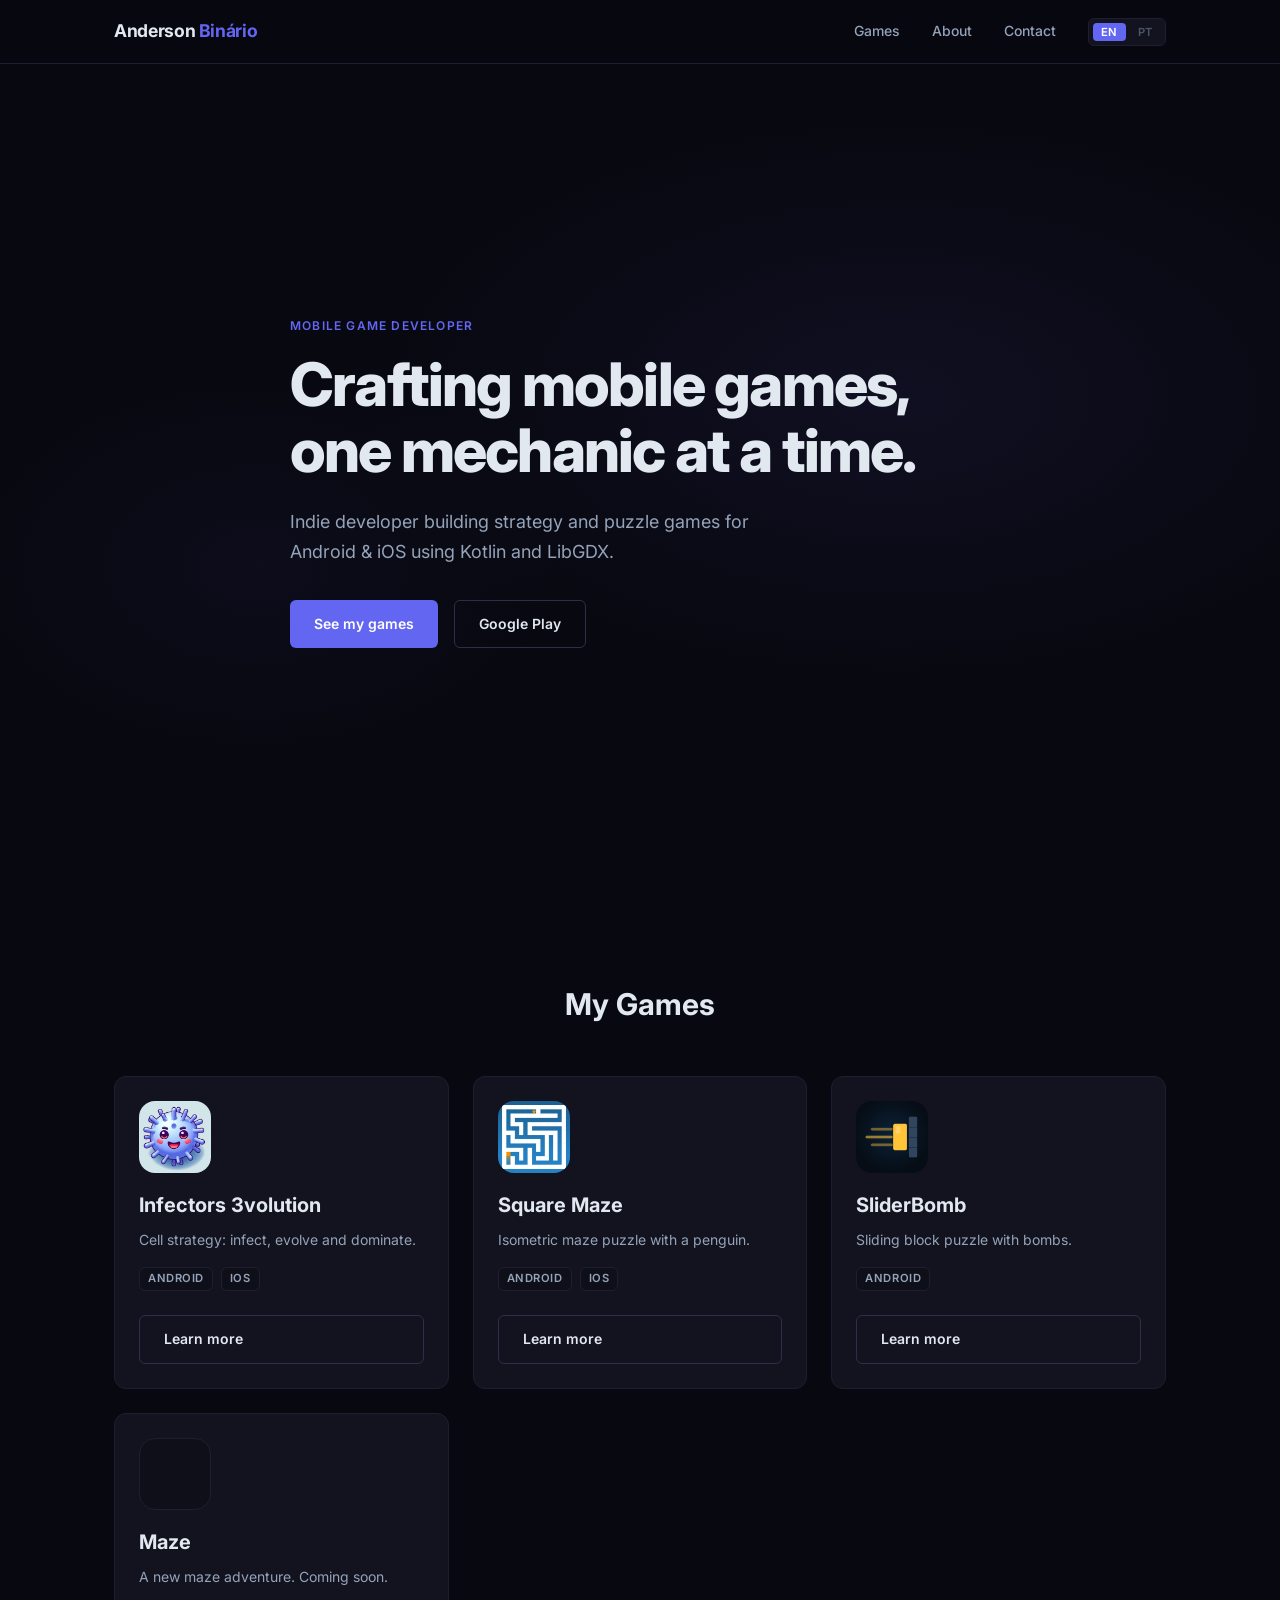
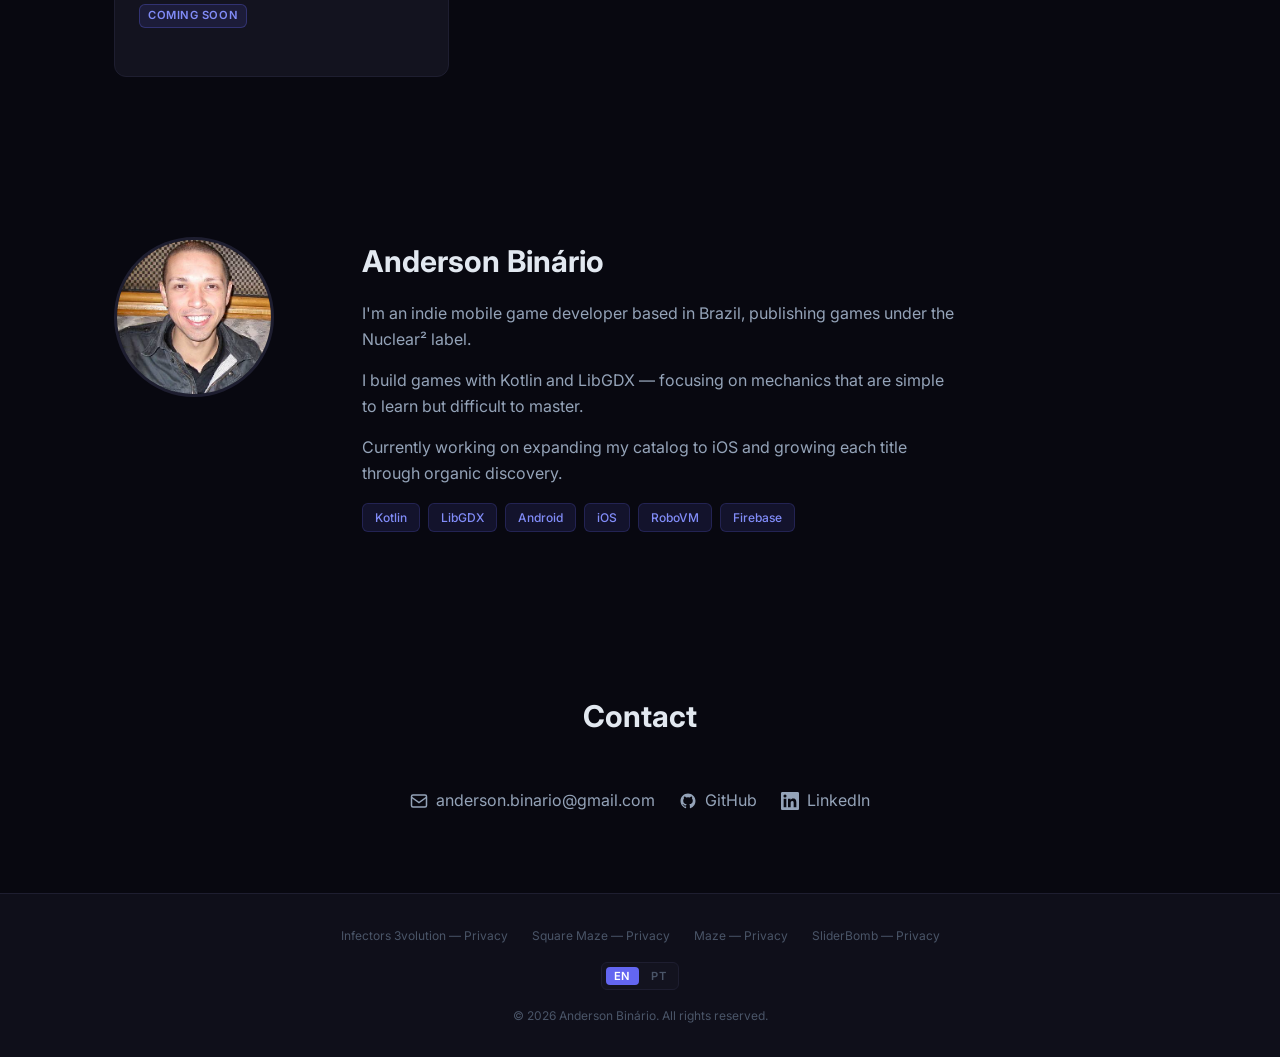
<file: index.html>
<!DOCTYPE html>
<html lang="en">
<head>
  <meta charset="UTF-8">
  <meta name="viewport" content="width=device-width, initial-scale=1.0">
  <title>Anderson Binário — Mobile Game Developer</title>
  <meta name="description" content="Indie mobile game developer from Brazil building strategy and puzzle games for Android and iOS with Kotlin and LibGDX.">

  <meta property="og:type"        content="website">
  <meta property="og:url"         content="https://www.binario.dev.br/">
  <meta property="og:title"       content="Anderson Binário — Mobile Game Developer">
  <meta property="og:description" content="Indie mobile game developer from Brazil building strategy and puzzle games for Android and iOS.">
  <meta property="og:image"       content="https://www.binario.dev.br/assets/img/og-home.png">
  <link rel="canonical" href="https://www.binario.dev.br/">

  <link rel="preconnect" href="https://fonts.googleapis.com">
  <link rel="preconnect" href="https://fonts.gstatic.com" crossorigin>
  <link href="https://fonts.googleapis.com/css2?family=Inter:wght@400;500;600;700;800&display=swap" rel="stylesheet">
  <link rel="stylesheet" href="/assets/css/style.css">
</head>
<body>

  <nav class="nav">
    <div class="container nav-inner">
      <a href="/" class="nav-logo">Anderson <span>Binário</span></a>
      <div class="nav-links" id="nav-links">
        <a href="#games"   data-i18n="nav.games">Games</a>
        <a href="#about"   data-i18n="nav.about">About</a>
        <a href="#contact" data-i18n="nav.contact">Contact</a>
        <div class="lang-toggle">
          <button data-lang-btn="en">EN</button>
          <button data-lang-btn="pt-br">PT</button>
        </div>
      </div>
      <button class="nav-burger" id="nav-burger"
              aria-label="Menu"
              aria-expanded="false"
              aria-controls="nav-links">
        <span></span><span></span><span></span>
      </button>
    </div>
  </nav>

  <main>

  <section class="hero">
    <div class="container">
      <div class="hero-content">
        <p class="hero-label" data-i18n="hero.label">Mobile Game Developer</p>
        <h1 class="hero-title" data-i18n="hero.tagline">Crafting mobile games, one mechanic at a time.</h1>
        <p class="hero-subtitle" data-i18n="hero.subtitle">Indie developer building strategy and puzzle games for Android &amp; iOS using Kotlin and LibGDX.</p>
        <div class="hero-ctas">
          <a href="#games" class="btn btn-primary" data-i18n="hero.cta.games">See my games</a>
          <a href="https://play.google.com/store/apps/developer?id=Nuclear%C2%B2"
             target="_blank" rel="noopener noreferrer"
             class="btn btn-outline"
             data-i18n="hero.cta.playstore">Google Play</a>
        </div>
      </div>
    </div>
  </section>

  <section class="section" id="games">
    <div class="container">
      <h2 class="section-title" data-i18n="section.games">My Games</h2>
      <div class="games-grid">

        <div class="game-card">
          <img src="/assets/img/infectors3/icon.png"
               alt="Infectors 3volution icon"
               class="game-card-icon"
               width="128" height="128" loading="lazy"
               onerror="this.style.display='none';this.nextElementSibling.style.display='block'">
          <div class="game-card-icon-placeholder" style="display:none"></div>
          <h3>Infectors 3volution</h3>
          <p data-i18n="game.infectors3.tagline">Cell strategy: infect, evolve and dominate.</p>
          <div class="game-badges">
            <span class="badge" data-i18n="badge.android">Android</span>
            <span class="badge" data-i18n="badge.ios">iOS</span>
          </div>
          <a href="/infectors3/" class="btn btn-outline" data-i18n="game.learn_more">Learn more</a>
        </div>

        <div class="game-card">
          <img src="/assets/img/squaremaze/icon.png"
               alt="Square Maze icon"
               class="game-card-icon"
               width="128" height="128" loading="lazy"
               onerror="this.style.display='none';this.nextElementSibling.style.display='block'">
          <div class="game-card-icon-placeholder" style="display:none"></div>
          <h3>Square Maze</h3>
          <p data-i18n="game.squaremaze.tagline">Isometric maze puzzle with a penguin.</p>
          <div class="game-badges">
            <span class="badge" data-i18n="badge.android">Android</span>
            <span class="badge" data-i18n="badge.ios">iOS</span>
          </div>
          <a href="/squaremaze/" class="btn btn-outline" data-i18n="game.learn_more">Learn more</a>
        </div>

        <div class="game-card">
          <img src="/assets/img/sliderbomb/icon.png"
               alt="SliderBomb icon"
               class="game-card-icon"
               width="128" height="128" loading="lazy"
               onerror="this.style.display='none';this.nextElementSibling.style.display='block'">
          <div class="game-card-icon-placeholder" style="display:none"></div>
          <h3>SliderBomb</h3>
          <p data-i18n="game.sliderbomb.tagline">Sliding block puzzle with bombs.</p>
          <div class="game-badges">
            <span class="badge" data-i18n="badge.android">Android</span>
          </div>
          <a href="/sliderbomb/" class="btn btn-outline" data-i18n="game.learn_more">Learn more</a>
        </div>

        <div class="game-card">
          <div class="game-card-icon-placeholder"></div>
          <h3>Maze</h3>
          <p data-i18n="game.maze.tagline">A new maze adventure. Coming soon.</p>
          <div class="game-badges">
            <span class="badge badge-soon" data-i18n="badge.coming_soon">Coming soon</span>
          </div>
        </div>

      </div>
    </div>
  </section>

  <section class="section" id="about">
    <div class="container">
      <h2 class="sr-only" data-i18n="section.about">About</h2>
      <div class="about-inner">
        <div>
          <img src="/assets/img/avatar.png"
               alt="Anderson Binário"
               class="about-avatar"
               width="200" height="200" loading="lazy"
               onerror="this.style.display='none';this.nextElementSibling.style.display='block'">
          <div class="about-avatar-placeholder" style="display:none"></div>
        </div>
        <div class="about-text">
          <h3 data-i18n="about.name">Anderson Binário</h3>
          <p data-i18n="about.p1">I'm an indie mobile game developer based in Brazil, publishing games under the Nuclear² label.</p>
          <p data-i18n="about.p2">I build games with Kotlin and LibGDX — focusing on mechanics that are simple to learn but difficult to master.</p>
          <p data-i18n="about.p3">Currently working on expanding my catalog to iOS and growing each title through organic discovery.</p>
          <div class="stack-tags">
            <span class="stack-tag">Kotlin</span>
            <span class="stack-tag">LibGDX</span>
            <span class="stack-tag">Android</span>
            <span class="stack-tag">iOS</span>
            <span class="stack-tag">RoboVM</span>
            <span class="stack-tag">Firebase</span>
          </div>
        </div>
      </div>
    </div>
  </section>

  <section class="section" id="contact">
    <div class="container">
      <h2 class="section-title" data-i18n="section.contact">Contact</h2>
      <div class="contact-links">
        <a href="mailto:anderson.binario@gmail.com" class="contact-link">
          <svg width="18" height="18" fill="none" stroke="currentColor" stroke-width="2" viewBox="0 0 24 24" aria-hidden="true">
            <rect x="2" y="4" width="20" height="16" rx="2"/>
            <path d="m2 7 10 7 10-7"/>
          </svg>
          anderson.binario@gmail.com
        </a>
        <a href="https://github.com/AndersonBinario" target="_blank" rel="noopener noreferrer" class="contact-link">
          <svg width="18" height="18" fill="currentColor" viewBox="0 0 24 24" aria-hidden="true">
            <path d="M12 2C6.477 2 2 6.484 2 12.017c0 4.425 2.865 8.18 6.839 9.504.5.092.682-.217.682-.483 0-.237-.008-.868-.013-1.703-2.782.605-3.369-1.343-3.369-1.343-.454-1.158-1.11-1.466-1.11-1.466-.908-.62.069-.608.069-.608 1.003.07 1.531 1.032 1.531 1.032.892 1.53 2.341 1.088 2.91.832.092-.647.35-1.088.636-1.338-2.22-.253-4.555-1.113-4.555-4.951 0-1.093.39-1.988 1.029-2.688-.103-.253-.446-1.272.098-2.65 0 0 .84-.27 2.75 1.026A9.564 9.564 0 0 1 12 6.844a9.59 9.59 0 0 1 2.504.337c1.909-1.296 2.747-1.027 2.747-1.027.546 1.379.202 2.398.1 2.651.64.7 1.028 1.595 1.028 2.688 0 3.848-2.339 4.695-4.566 4.943.359.309.678.92.678 1.855 0 1.338-.012 2.419-.012 2.747 0 .268.18.58.688.482A10.02 10.02 0 0 0 22 12.017C22 6.484 17.522 2 12 2z"/>
          </svg>
          GitHub
        </a>
        <a href="https://www.linkedin.com/in/andersonperes/" target="_blank" rel="noopener noreferrer" class="contact-link">
          <svg width="18" height="18" fill="currentColor" viewBox="0 0 24 24" aria-hidden="true">
            <path d="M20.447 20.452h-3.554v-5.569c0-1.328-.027-3.037-1.852-3.037-1.853 0-2.136 1.445-2.136 2.939v5.667H9.351V9h3.414v1.561h.046c.477-.9 1.637-1.85 3.37-1.85 3.601 0 4.267 2.37 4.267 5.455v6.286zM5.337 7.433a2.062 2.062 0 0 1-2.063-2.065 2.064 2.064 0 1 1 2.063 2.065zm1.782 13.019H3.555V9h3.564v11.452zM22.225 0H1.771C.792 0 0 .774 0 1.729v20.542C0 23.227.792 24 1.771 24h20.451C23.2 24 24 23.227 24 22.271V1.729C24 .774 23.2 0 22.222 0h.003z"/>
          </svg>
          LinkedIn
        </a>
      </div>
    </div>
  </section>

  </main>

  <footer class="footer">
    <div class="container footer-inner">
      <div class="footer-privacy">
        <a href="/infectors3/privacy" data-i18n="footer.privacy.infectors3">Infectors 3volution — Privacy</a>
        <a href="/squaremaze/privacy" data-i18n="footer.privacy.squaremaze">Square Maze — Privacy</a>
        <a href="/maze/privacy"       data-i18n="footer.privacy.maze">Maze — Privacy</a>
        <a href="/sliderbomb/privacy" data-i18n="footer.privacy.sliderbomb">SliderBomb — Privacy</a>
      </div>
      <div class="lang-toggle">
        <button data-lang-btn="en">EN</button>
        <button data-lang-btn="pt-br">PT</button>
      </div>
      <p class="footer-copy" data-i18n="footer.copyright">© 2026 Anderson Binário. All rights reserved.</p>
    </div>
  </footer>

  <script src="/assets/js/i18n.js"></script>
  <script src="/assets/js/main.js"></script>
</body>
</html>
</file>
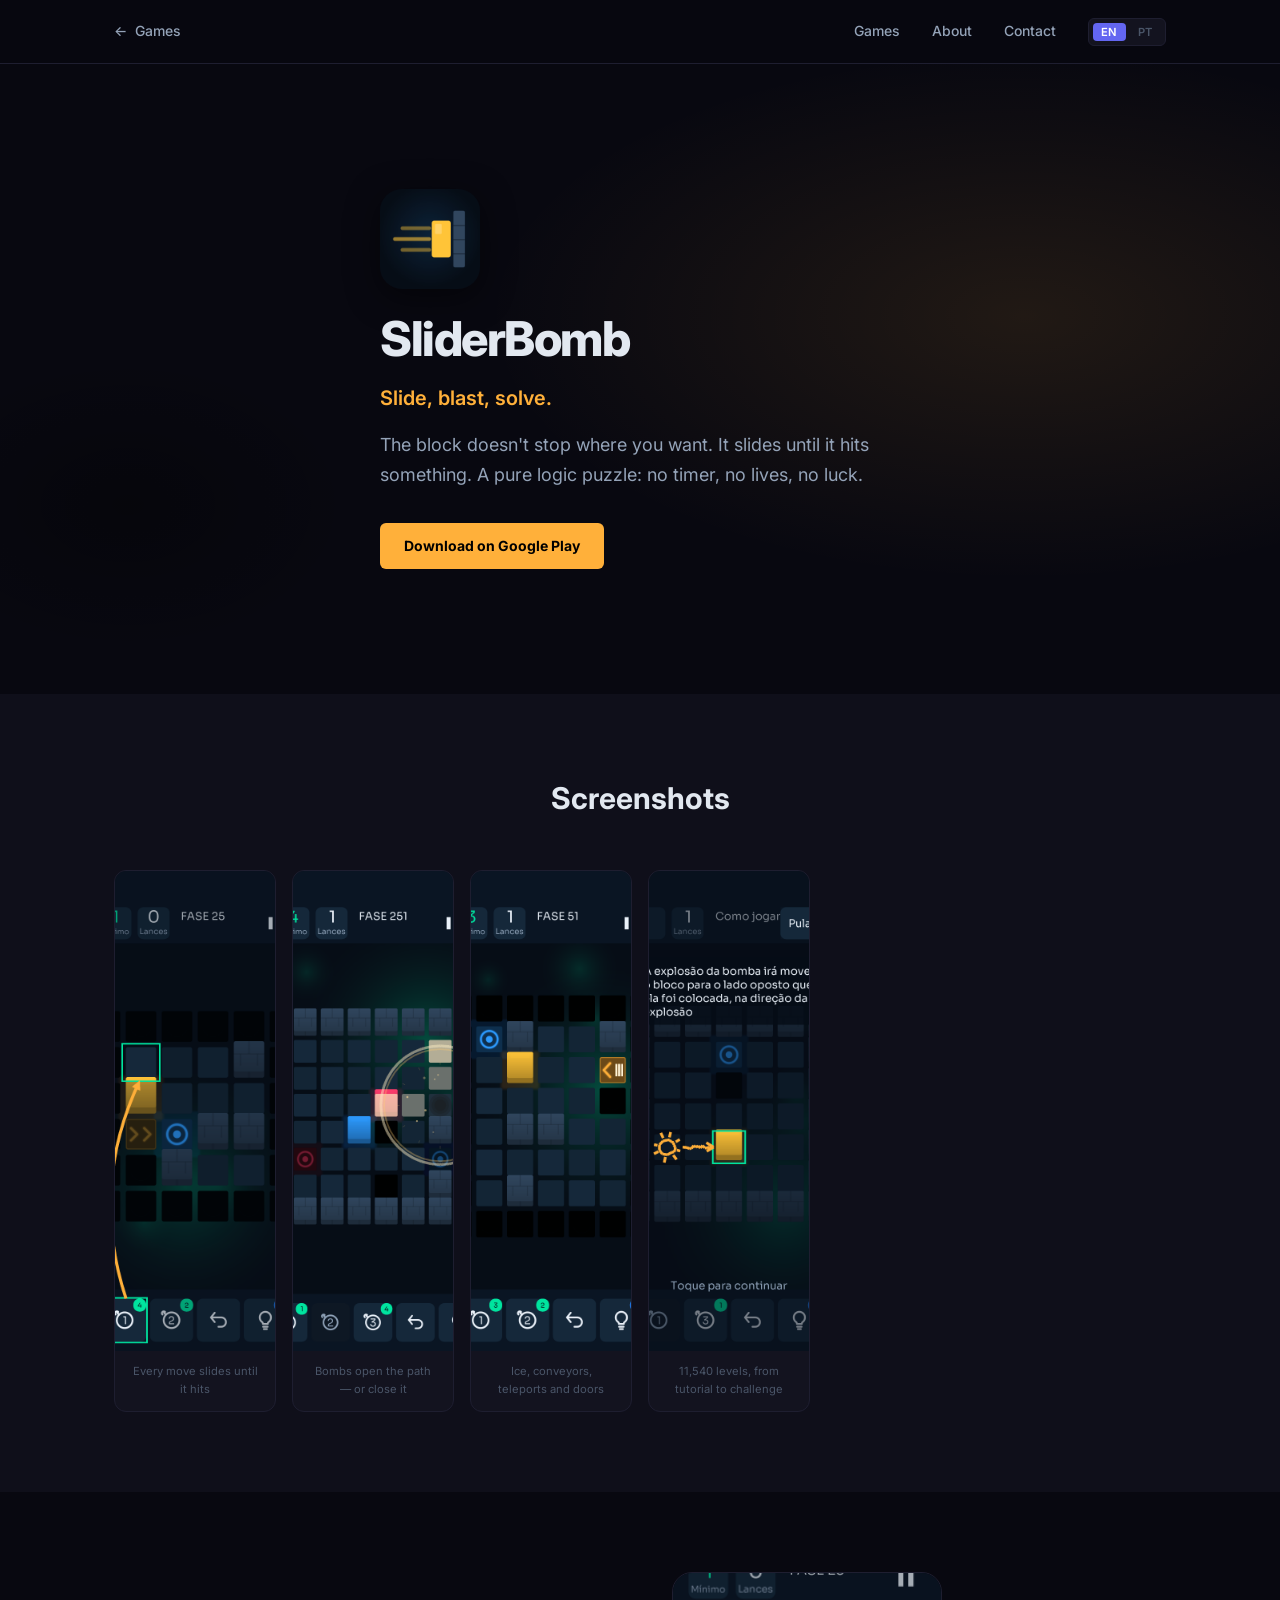
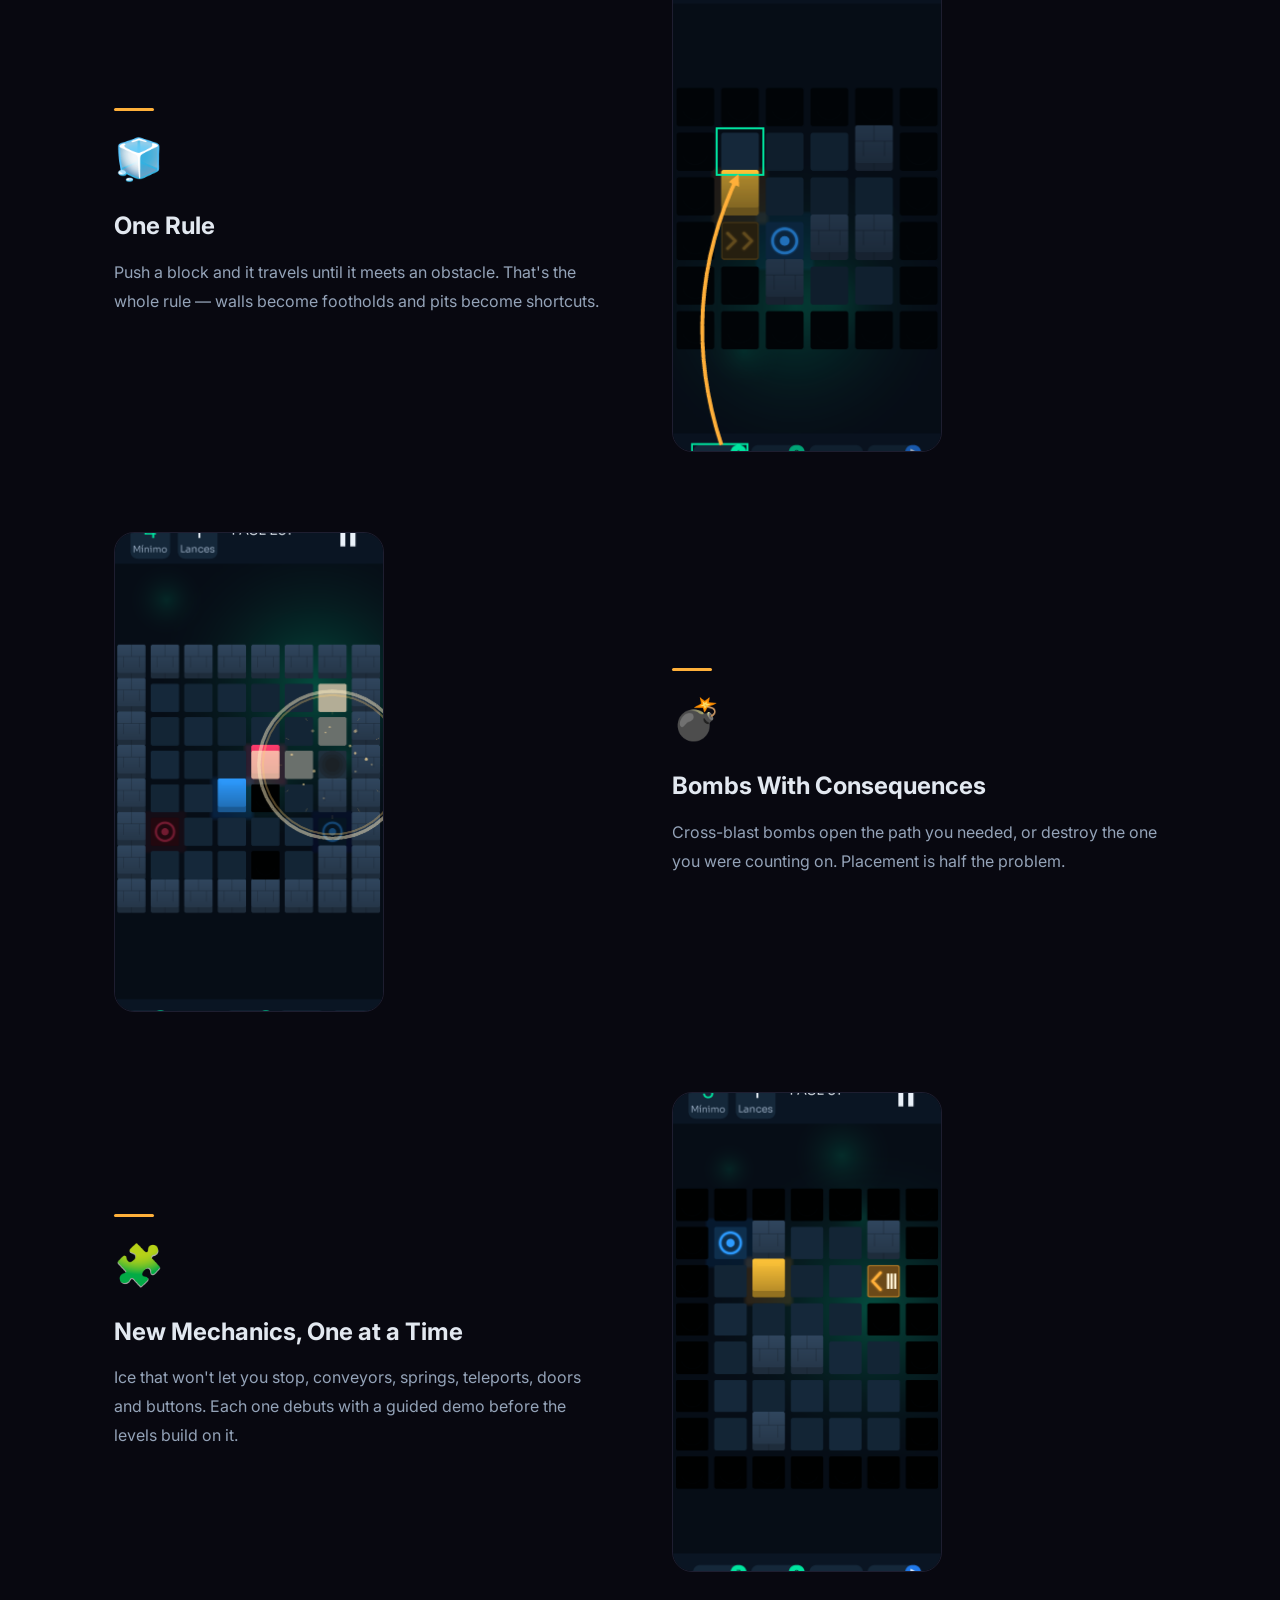
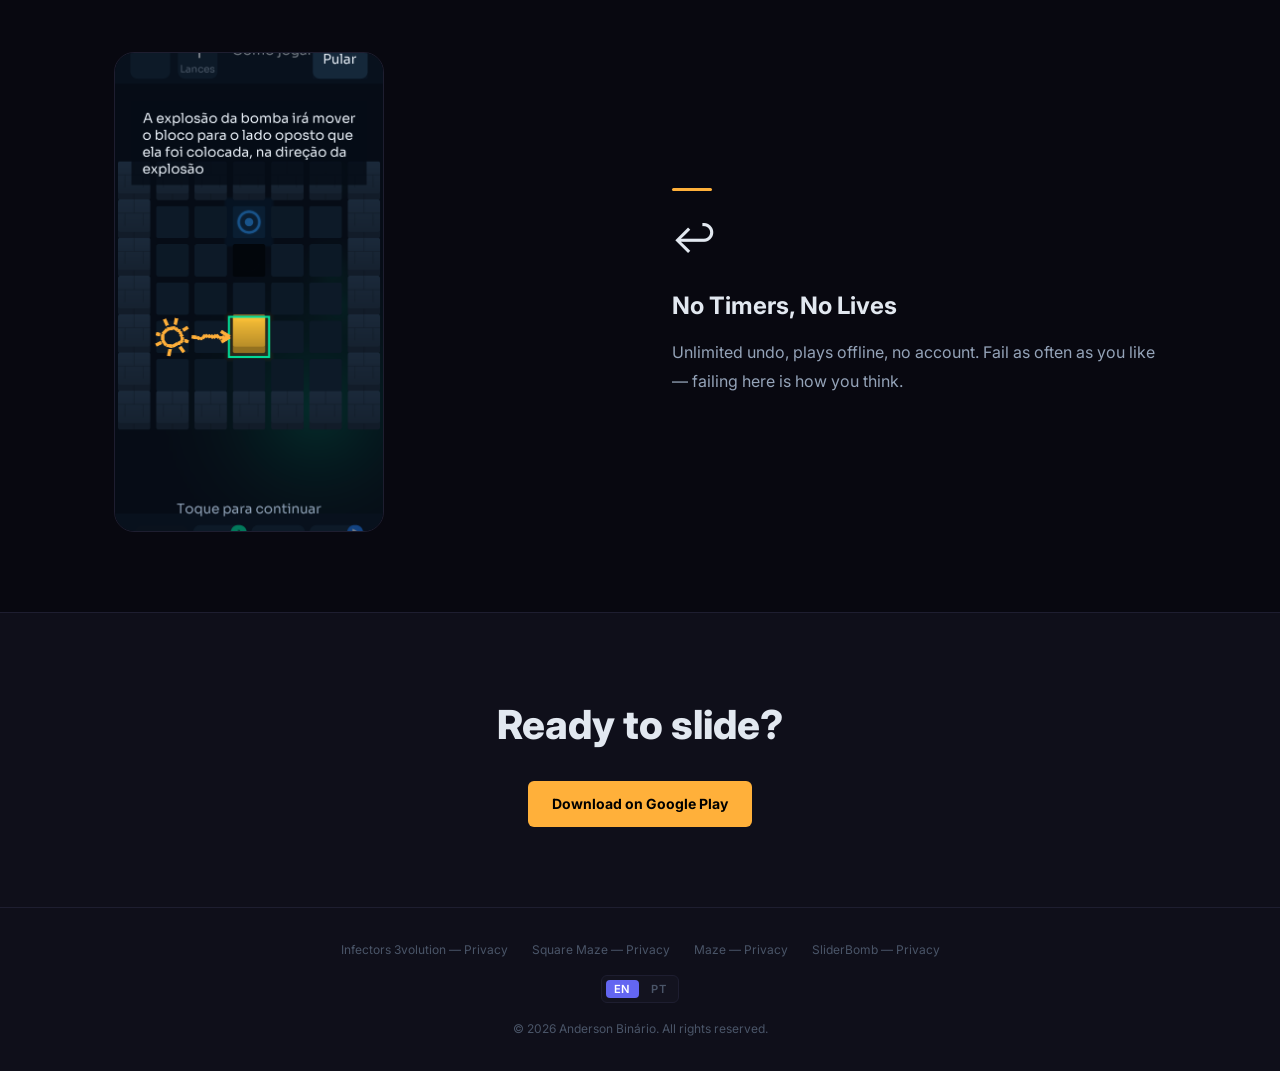
<file: sliderbomb/index.html>
<!DOCTYPE html>
<html lang="en">
<head>
  <meta charset="UTF-8">
  <meta name="viewport" content="width=device-width, initial-scale=1.0">
  <title>SliderBomb — Sliding Block Puzzle | Android</title>
  <meta name="description" content="Slide blocks, place bombs and clear the way. A pure logic puzzle with 11,540 levels, no timers and no lives. Free on Android.">

  <meta property="og:type"        content="website">
  <meta property="og:url"         content="https://www.binario.dev.br/sliderbomb/">
  <meta property="og:title"       content="SliderBomb — Sliding Block Puzzle">
  <meta property="og:description" content="Slide blocks, place bombs and clear the way. No timers, no lives.">
  <meta property="og:image"       content="https://www.binario.dev.br/assets/img/sliderbomb/og.png">
  <link rel="canonical" href="https://www.binario.dev.br/sliderbomb/">

  <link rel="preconnect" href="https://fonts.googleapis.com">
  <link rel="preconnect" href="https://fonts.gstatic.com" crossorigin>
  <link href="https://fonts.googleapis.com/css2?family=Inter:wght@400;500;600;700;800&display=swap" rel="stylesheet">
  <link rel="stylesheet" href="/assets/css/style.css">
  <link rel="stylesheet" href="/assets/css/game.css">
</head>
<body class="game-sliderbomb">

  <nav class="nav">
    <div class="container nav-inner">
      <a href="/" class="nav-back">← <span data-i18n="nav.back">Games</span></a>
      <div class="nav-links" id="nav-links">
        <a href="/#games"   data-i18n="nav.games">Games</a>
        <a href="/#about"   data-i18n="nav.about">About</a>
        <a href="/#contact" data-i18n="nav.contact">Contact</a>
        <div class="lang-toggle">
          <button data-lang-btn="en">EN</button>
          <button data-lang-btn="pt-br">PT</button>
        </div>
      </div>
      <button class="nav-burger" id="nav-burger" aria-label="Menu" aria-expanded="false" aria-controls="nav-links">
        <span></span><span></span><span></span>
      </button>
    </div>
  </nav>

  <main>
    <section class="game-hero">
      <div class="container">
        <img src="/assets/img/sliderbomb/icon.png"
             alt="SliderBomb"
             class="game-hero-icon"
             width="100" height="100"
             onerror="this.style.display='none'">
        <h1 class="game-hero-title" data-i18n="game.sliderbomb.name">SliderBomb</h1>
        <p class="game-hero-tagline"  data-i18n="game.sliderbomb.hero.tagline">Slide, blast, solve.</p>
        <p class="game-hero-subtitle" data-i18n="game.sliderbomb.hero.subtitle">The block doesn't stop where you want. It slides until it hits something. A pure logic puzzle: no timer, no lives, no luck.</p>
        <div class="game-hero-ctas">
          <a href="https://play.google.com/store/apps/details?id=com.nuclear2.sliderbomb"
             target="_blank" rel="noopener noreferrer"
             class="btn btn-game"
             data-i18n="game.sliderbomb.download.android">Download on Google Play</a>
        </div>
      </div>
    </section>

    <section class="screenshots">
      <div class="container">
        <h2 class="section-title" data-i18n="game.screenshots">Screenshots</h2>
        <div class="screenshots-grid">
          <div class="screenshot-item">
            <img src="/assets/img/sliderbomb/screenshot-1.png" alt="" loading="lazy" width="270" height="480">
            <p class="screenshot-caption" data-i18n="game.sliderbomb.s1.caption">Every move slides until it hits</p>
          </div>
          <div class="screenshot-item">
            <img src="/assets/img/sliderbomb/screenshot-2.png" alt="" loading="lazy" width="270" height="480">
            <p class="screenshot-caption" data-i18n="game.sliderbomb.s2.caption">Bombs open the path — or close it</p>
          </div>
          <div class="screenshot-item">
            <img src="/assets/img/sliderbomb/screenshot-3.png" alt="" loading="lazy" width="270" height="480">
            <p class="screenshot-caption" data-i18n="game.sliderbomb.s3.caption">Ice, conveyors, teleports and doors</p>
          </div>
          <div class="screenshot-item">
            <img src="/assets/img/sliderbomb/screenshot-4.png" alt="" loading="lazy" width="270" height="480">
            <p class="screenshot-caption" data-i18n="game.sliderbomb.s4.caption">11,540 levels, from tutorial to challenge</p>
          </div>
        </div>
      </div>
    </section>

    <section class="features">
      <div class="container">

        <div class="feature-block">
          <div class="feature-text">
            <div class="feature-icon">🧊</div>
            <h2 class="feature-title" data-i18n="game.sliderbomb.f1.title">One Rule</h2>
            <p class="feature-desc"  data-i18n="game.sliderbomb.f1.desc">Push a block and it travels until it meets an obstacle. That's the whole rule — walls become footholds and pits become shortcuts.</p>
          </div>
          <div class="feature-image">
            <img src="/assets/img/sliderbomb/screenshot-1.png" alt="" loading="lazy" width="270" height="480"
                 onerror="this.parentElement.innerHTML='<div class=\'feature-image-placeholder\'>Art coming soon</div>'">
          </div>
        </div>

        <div class="feature-block reverse">
          <div class="feature-text">
            <div class="feature-icon">💣</div>
            <h2 class="feature-title" data-i18n="game.sliderbomb.f2.title">Bombs With Consequences</h2>
            <p class="feature-desc"  data-i18n="game.sliderbomb.f2.desc">Cross-blast bombs open the path you needed, or destroy the one you were counting on. Placement is half the problem.</p>
          </div>
          <div class="feature-image">
            <img src="/assets/img/sliderbomb/screenshot-2.png" alt="" loading="lazy" width="270" height="480"
                 onerror="this.parentElement.innerHTML='<div class=\'feature-image-placeholder\'>Art coming soon</div>'">
          </div>
        </div>

        <div class="feature-block">
          <div class="feature-text">
            <div class="feature-icon">🧩</div>
            <h2 class="feature-title" data-i18n="game.sliderbomb.f3.title">New Mechanics, One at a Time</h2>
            <p class="feature-desc"  data-i18n="game.sliderbomb.f3.desc">Ice that won't let you stop, conveyors, springs, teleports, doors and buttons. Each one debuts with a guided demo before the levels build on it.</p>
          </div>
          <div class="feature-image">
            <img src="/assets/img/sliderbomb/screenshot-3.png" alt="" loading="lazy" width="270" height="480"
                 onerror="this.parentElement.innerHTML='<div class=\'feature-image-placeholder\'>Art coming soon</div>'">
          </div>
        </div>

        <div class="feature-block reverse">
          <div class="feature-text">
            <div class="feature-icon">↩️</div>
            <h2 class="feature-title" data-i18n="game.sliderbomb.f4.title">No Timers, No Lives</h2>
            <p class="feature-desc"  data-i18n="game.sliderbomb.f4.desc">Unlimited undo, plays offline, no account. Fail as often as you like — failing here is how you think.</p>
          </div>
          <div class="feature-image">
            <img src="/assets/img/sliderbomb/screenshot-4.png" alt="" loading="lazy" width="270" height="480"
                 onerror="this.parentElement.innerHTML='<div class=\'feature-image-placeholder\'>Art coming soon</div>'">
          </div>
        </div>

      </div>
    </section>

    <section class="game-cta">
      <div class="container">
        <h2 class="game-cta-title" data-i18n="game.sliderbomb.cta">Ready to slide?</h2>
        <div class="game-cta-buttons">
          <a href="https://play.google.com/store/apps/details?id=com.nuclear2.sliderbomb"
             target="_blank" rel="noopener noreferrer"
             class="btn btn-game"
             data-i18n="game.sliderbomb.download.android">Download on Google Play</a>
        </div>
      </div>
    </section>
  </main>

  <footer class="footer">
    <div class="container footer-inner">
      <div class="footer-privacy">
        <a href="/infectors3/privacy" data-i18n="footer.privacy.infectors3">Infectors 3volution — Privacy</a>
        <a href="/squaremaze/privacy" data-i18n="footer.privacy.squaremaze">Square Maze — Privacy</a>
        <a href="/maze/privacy"       data-i18n="footer.privacy.maze">Maze — Privacy</a>
        <a href="/sliderbomb/privacy" data-i18n="footer.privacy.sliderbomb">SliderBomb — Privacy</a>
      </div>
      <div class="lang-toggle">
        <button data-lang-btn="en">EN</button>
        <button data-lang-btn="pt-br">PT</button>
      </div>
      <p class="footer-copy" data-i18n="footer.copyright">© 2026 Anderson Binário. All rights reserved.</p>
    </div>
  </footer>

  <script src="/assets/js/i18n.js"></script>
  <script src="/assets/js/main.js"></script>
</body>
</html>
</file>
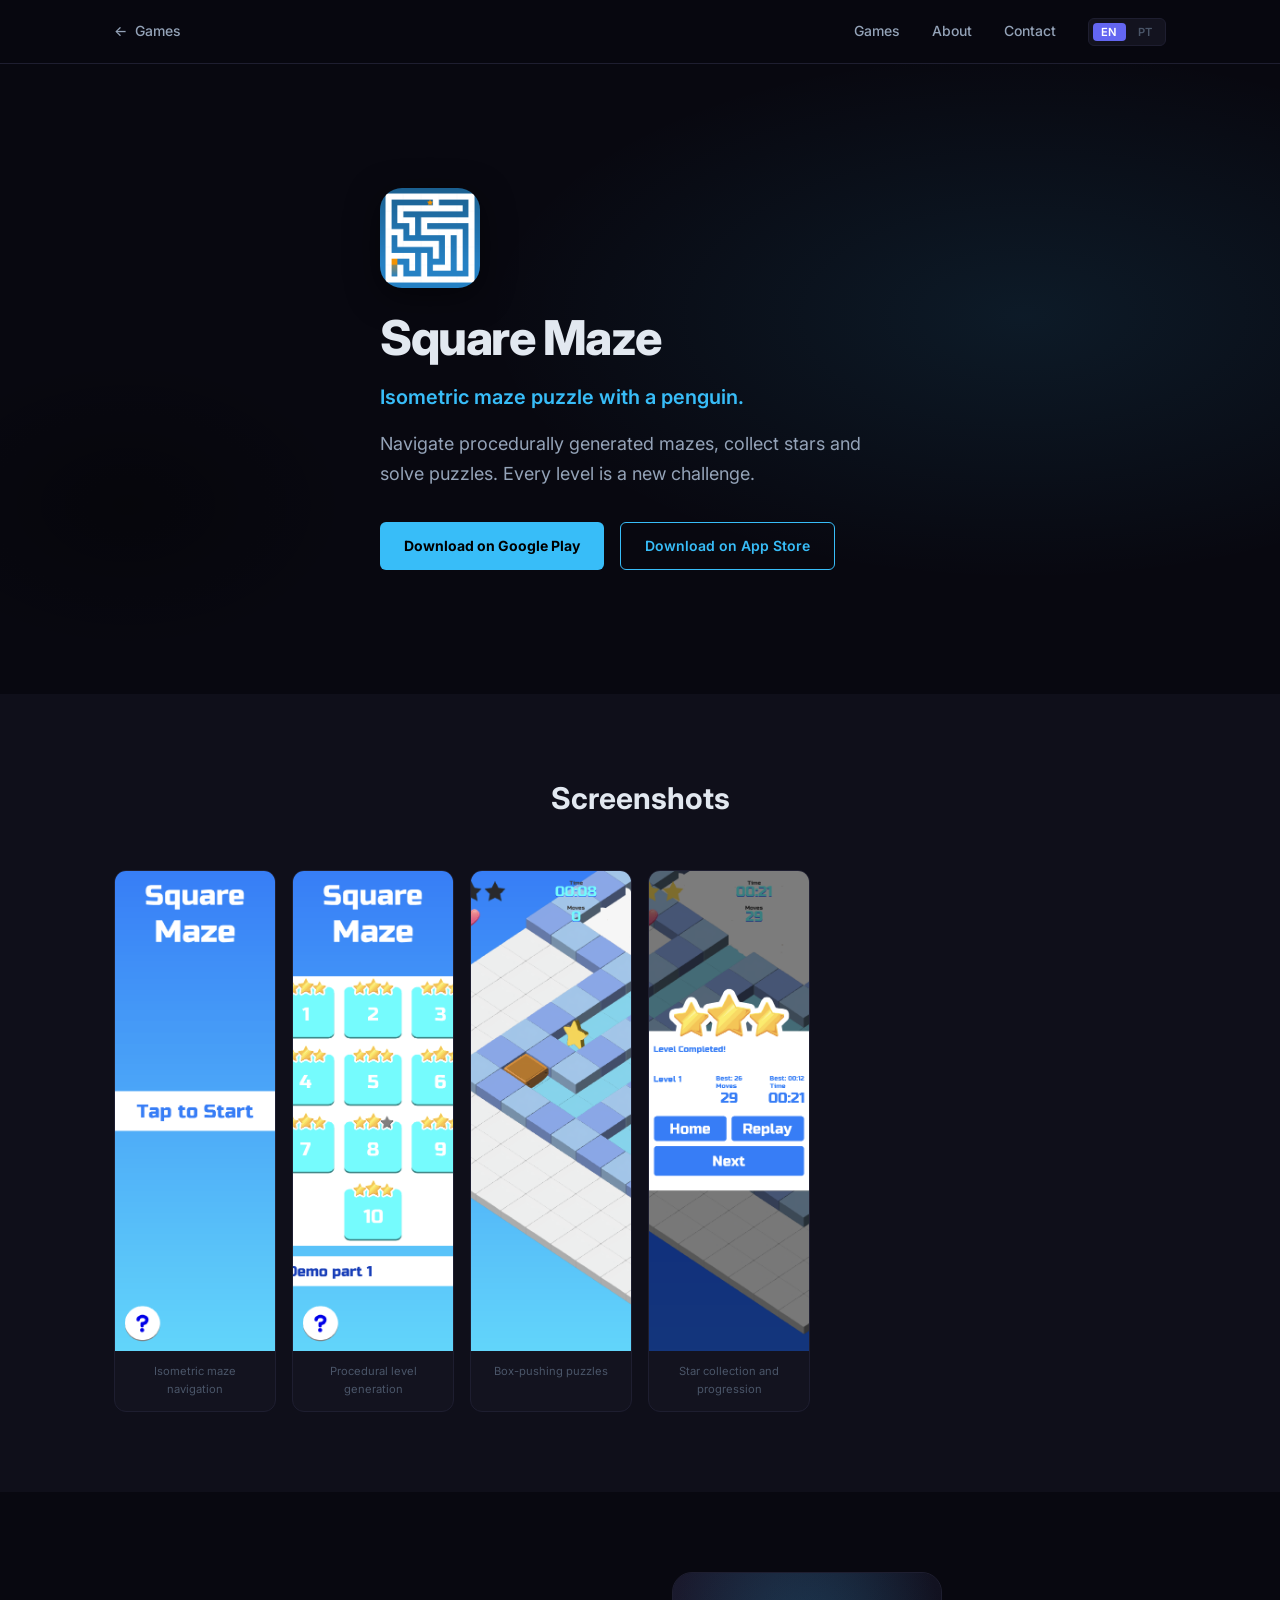
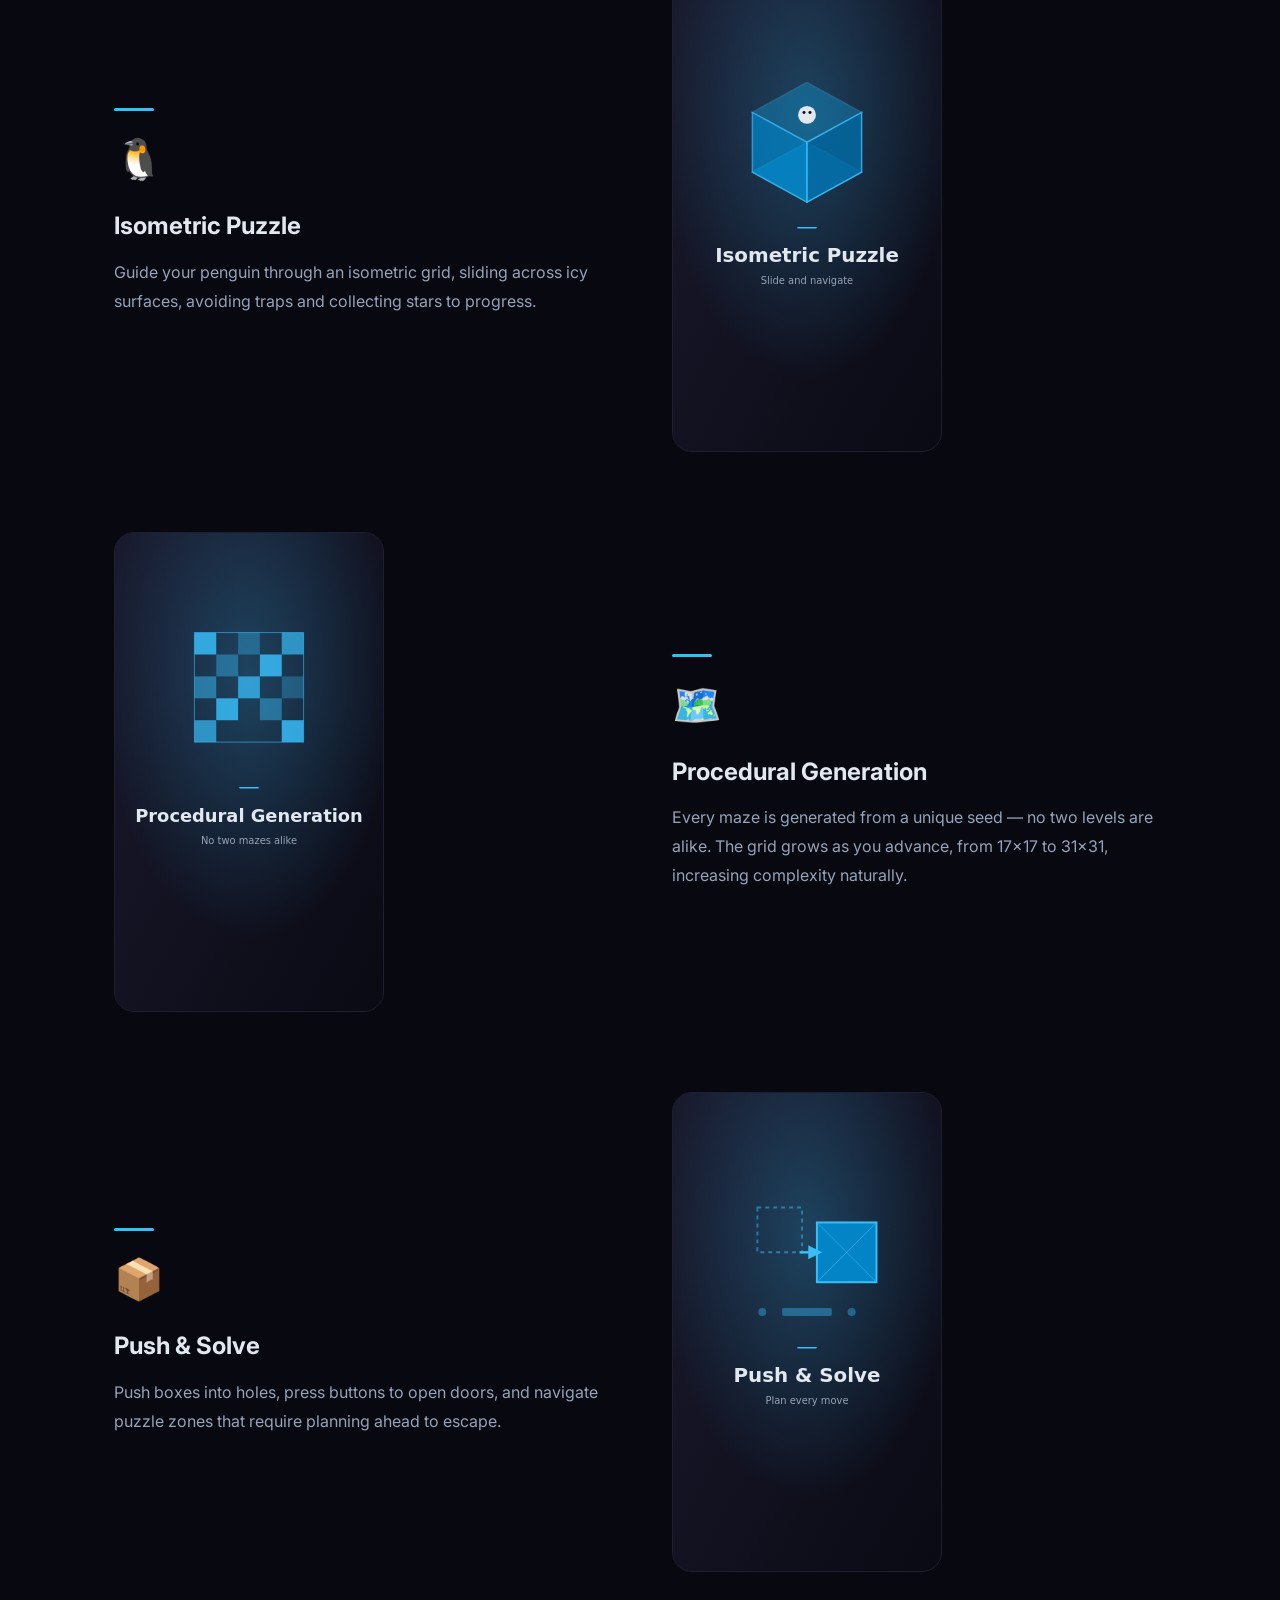
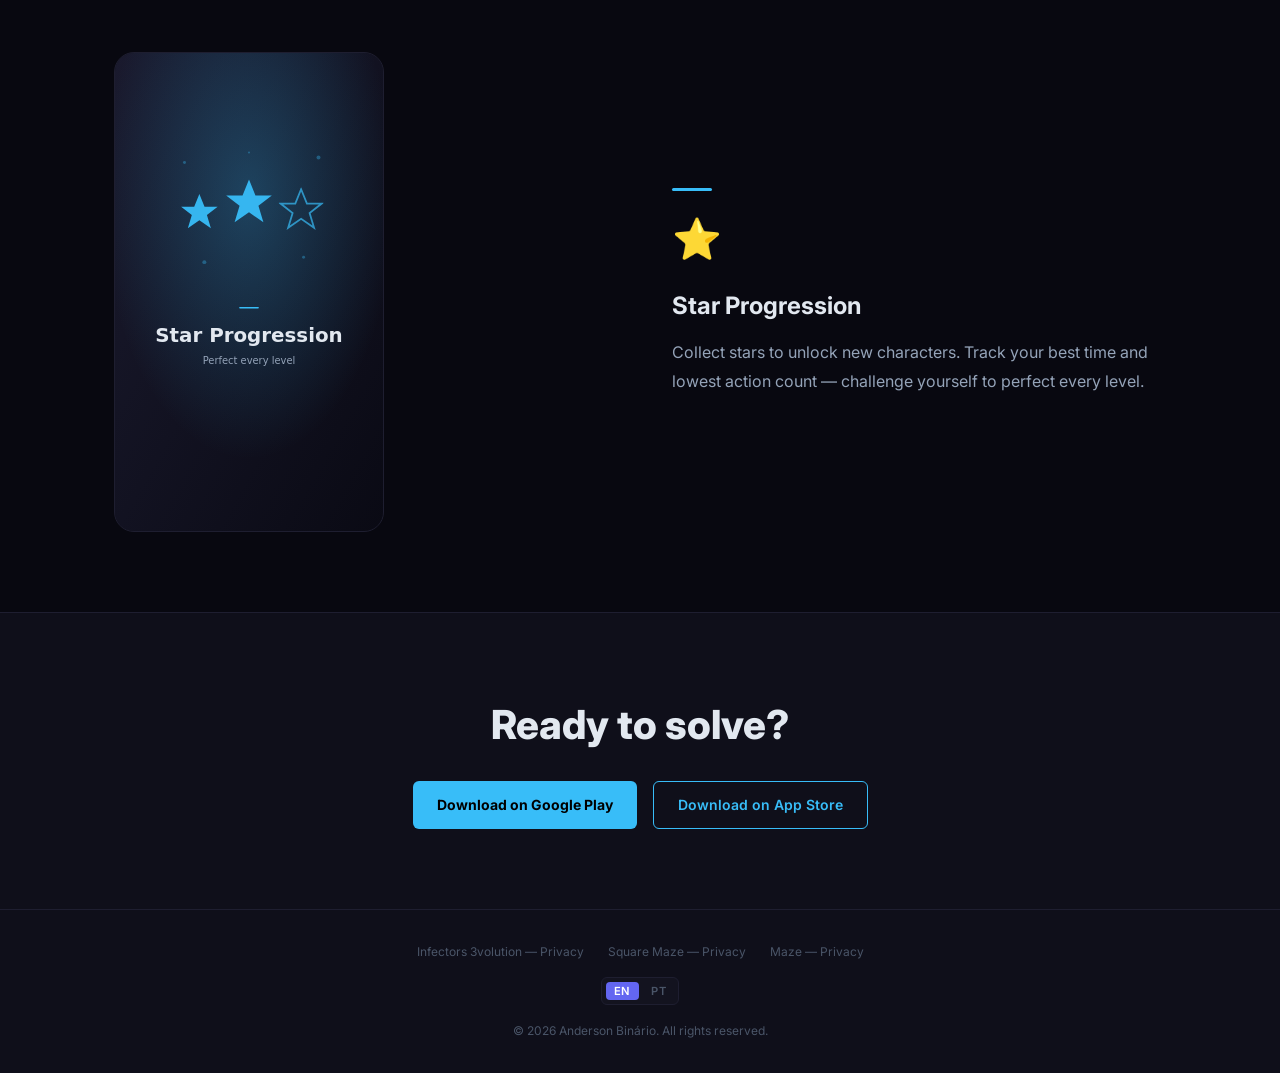
<file: squaremaze/index.html>
<!DOCTYPE html>
<html lang="en">
<head>
  <meta charset="UTF-8">
  <meta name="viewport" content="width=device-width, initial-scale=1.0">
  <title>Square Maze — Isometric Puzzle Game | Android &amp; iOS</title>
  <meta name="description" content="Navigate procedurally generated isometric mazes with a penguin. Collect stars, push boxes and solve puzzles across infinite levels. Free on Android and iOS.">

  <meta property="og:type"        content="website">
  <meta property="og:url"         content="https://www.binario.dev.br/squaremaze/">
  <meta property="og:title"       content="Square Maze — Isometric Puzzle Game">
  <meta property="og:description" content="Navigate procedurally generated mazes with a penguin. Collect stars and solve puzzles.">
  <meta property="og:image"       content="https://www.binario.dev.br/assets/img/squaremaze/og.png">
  <link rel="canonical" href="https://www.binario.dev.br/squaremaze/">

  <link rel="preconnect" href="https://fonts.googleapis.com">
  <link rel="preconnect" href="https://fonts.gstatic.com" crossorigin>
  <link href="https://fonts.googleapis.com/css2?family=Inter:wght@400;500;600;700;800&display=swap" rel="stylesheet">
  <link rel="stylesheet" href="/assets/css/style.css">
  <link rel="stylesheet" href="/assets/css/game.css">
</head>
<body class="game-squaremaze">

  <nav class="nav">
    <div class="container nav-inner">
      <a href="/" class="nav-back">← <span data-i18n="nav.back">Games</span></a>
      <div class="nav-links" id="nav-links">
        <a href="/#games"   data-i18n="nav.games">Games</a>
        <a href="/#about"   data-i18n="nav.about">About</a>
        <a href="/#contact" data-i18n="nav.contact">Contact</a>
        <div class="lang-toggle">
          <button data-lang-btn="en">EN</button>
          <button data-lang-btn="pt-br">PT</button>
        </div>
      </div>
      <button class="nav-burger" id="nav-burger" aria-label="Menu" aria-expanded="false" aria-controls="nav-links">
        <span></span><span></span><span></span>
      </button>
    </div>
  </nav>

  <main>
    <section class="game-hero">
      <div class="container">
        <img src="/assets/img/squaremaze/icon.png"
             alt="Square Maze"
             class="game-hero-icon"
             width="100" height="100"
             onerror="this.style.display='none'">
        <h1 class="game-hero-title" data-i18n="game.squaremaze.name">Square Maze</h1>
        <p class="game-hero-tagline"  data-i18n="game.squaremaze.hero.tagline">Isometric maze puzzle with a penguin.</p>
        <p class="game-hero-subtitle" data-i18n="game.squaremaze.hero.subtitle">Navigate procedurally generated mazes, collect stars and solve puzzles. Every level is a new challenge.</p>
        <div class="game-hero-ctas">
          <a href="https://play.google.com/store/apps/developer?id=Nuclear%C2%B2"
             target="_blank" rel="noopener noreferrer"
             class="btn btn-game"
             data-i18n="game.squaremaze.download.android">Download on Google Play</a>
          <a href="#"
             aria-disabled="true"
             rel="noopener noreferrer"
             title="Coming soon to iOS"
             class="btn btn-game-outline"
             data-i18n="game.squaremaze.download.ios">Download on App Store</a>
        </div>
      </div>
    </section>

    <section class="screenshots">
      <div class="container">
        <h2 class="section-title" data-i18n="game.screenshots">Screenshots</h2>
        <div class="screenshots-grid">
          <div class="screenshot-item">
            <img src="/assets/img/squaremaze/screenshot-1.png" alt="" loading="lazy" width="270" height="480">
            <p class="screenshot-caption" data-i18n="game.squaremaze.s1.caption">Isometric maze navigation</p>
          </div>
          <div class="screenshot-item">
            <img src="/assets/img/squaremaze/screenshot-2.png" alt="" loading="lazy" width="270" height="480">
            <p class="screenshot-caption" data-i18n="game.squaremaze.s2.caption">Procedural level generation</p>
          </div>
          <div class="screenshot-item">
            <img src="/assets/img/squaremaze/screenshot-3.png" alt="" loading="lazy" width="270" height="480">
            <p class="screenshot-caption" data-i18n="game.squaremaze.s3.caption">Box-pushing puzzles</p>
          </div>
          <div class="screenshot-item">
            <img src="/assets/img/squaremaze/screenshot-4.png" alt="" loading="lazy" width="270" height="480">
            <p class="screenshot-caption" data-i18n="game.squaremaze.s4.caption">Star collection and progression</p>
          </div>
        </div>
      </div>
    </section>

    <section class="features">
      <div class="container">

        <div class="feature-block">
          <div class="feature-text">
            <div class="feature-icon">🐧</div>
            <h2 class="feature-title" data-i18n="game.squaremaze.f1.title">Isometric Puzzle</h2>
            <p class="feature-desc"  data-i18n="game.squaremaze.f1.desc">Guide your penguin through an isometric grid, sliding across icy surfaces, avoiding traps and collecting stars to progress.</p>
          </div>
          <div class="feature-image">
            <img src="/assets/img/squaremaze/feature-1.svg" alt="" loading="lazy" width="270" height="480"
                 onerror="this.parentElement.innerHTML='<div class=\'feature-image-placeholder\'>Art coming soon</div>'">
          </div>
        </div>

        <div class="feature-block reverse">
          <div class="feature-text">
            <div class="feature-icon">🗺️</div>
            <h2 class="feature-title" data-i18n="game.squaremaze.f2.title">Procedural Generation</h2>
            <p class="feature-desc"  data-i18n="game.squaremaze.f2.desc">Every maze is generated from a unique seed — no two levels are alike. The grid grows as you advance, from 17×17 to 31×31, increasing complexity naturally.</p>
          </div>
          <div class="feature-image">
            <img src="/assets/img/squaremaze/feature-2.svg" alt="" loading="lazy" width="270" height="480"
                 onerror="this.parentElement.innerHTML='<div class=\'feature-image-placeholder\'>Art coming soon</div>'">
          </div>
        </div>

        <div class="feature-block">
          <div class="feature-text">
            <div class="feature-icon">📦</div>
            <h2 class="feature-title" data-i18n="game.squaremaze.f3.title">Push &amp; Solve</h2>
            <p class="feature-desc"  data-i18n="game.squaremaze.f3.desc">Push boxes into holes, press buttons to open doors, and navigate puzzle zones that require planning ahead to escape.</p>
          </div>
          <div class="feature-image">
            <img src="/assets/img/squaremaze/feature-3.svg" alt="" loading="lazy" width="270" height="480"
                 onerror="this.parentElement.innerHTML='<div class=\'feature-image-placeholder\'>Art coming soon</div>'">
          </div>
        </div>

        <div class="feature-block reverse">
          <div class="feature-text">
            <div class="feature-icon">⭐</div>
            <h2 class="feature-title" data-i18n="game.squaremaze.f4.title">Star Progression</h2>
            <p class="feature-desc"  data-i18n="game.squaremaze.f4.desc">Collect stars to unlock new characters. Track your best time and lowest action count — challenge yourself to perfect every level.</p>
          </div>
          <div class="feature-image">
            <img src="/assets/img/squaremaze/feature-4.svg" alt="" loading="lazy" width="270" height="480"
                 onerror="this.parentElement.innerHTML='<div class=\'feature-image-placeholder\'>Art coming soon</div>'">
          </div>
        </div>

      </div>
    </section>

    <section class="game-cta">
      <div class="container">
        <h2 class="game-cta-title" data-i18n="game.squaremaze.cta">Ready to solve?</h2>
        <div class="game-cta-buttons">
          <a href="https://play.google.com/store/apps/developer?id=Nuclear%C2%B2"
             target="_blank" rel="noopener noreferrer"
             class="btn btn-game"
             data-i18n="game.squaremaze.download.android">Download on Google Play</a>
          <a href="#"
             aria-disabled="true"
             rel="noopener noreferrer"
             title="Coming soon to iOS"
             class="btn btn-game-outline"
             data-i18n="game.squaremaze.download.ios">Download on App Store</a>
        </div>
      </div>
    </section>
  </main>

  <footer class="footer">
    <div class="container footer-inner">
      <div class="footer-privacy">
        <a href="/infectors3/privacy" data-i18n="footer.privacy.infectors3">Infectors 3volution — Privacy</a>
        <a href="/squaremaze/privacy" data-i18n="footer.privacy.squaremaze">Square Maze — Privacy</a>
        <a href="/maze/privacy"       data-i18n="footer.privacy.maze">Maze — Privacy</a>
      </div>
      <div class="lang-toggle">
        <button data-lang-btn="en">EN</button>
        <button data-lang-btn="pt-br">PT</button>
      </div>
      <p class="footer-copy" data-i18n="footer.copyright">© 2026 Anderson Binário. All rights reserved.</p>
    </div>
  </footer>

  <script src="/assets/js/i18n.js"></script>
  <script src="/assets/js/main.js"></script>
</body>
</html>
</file>
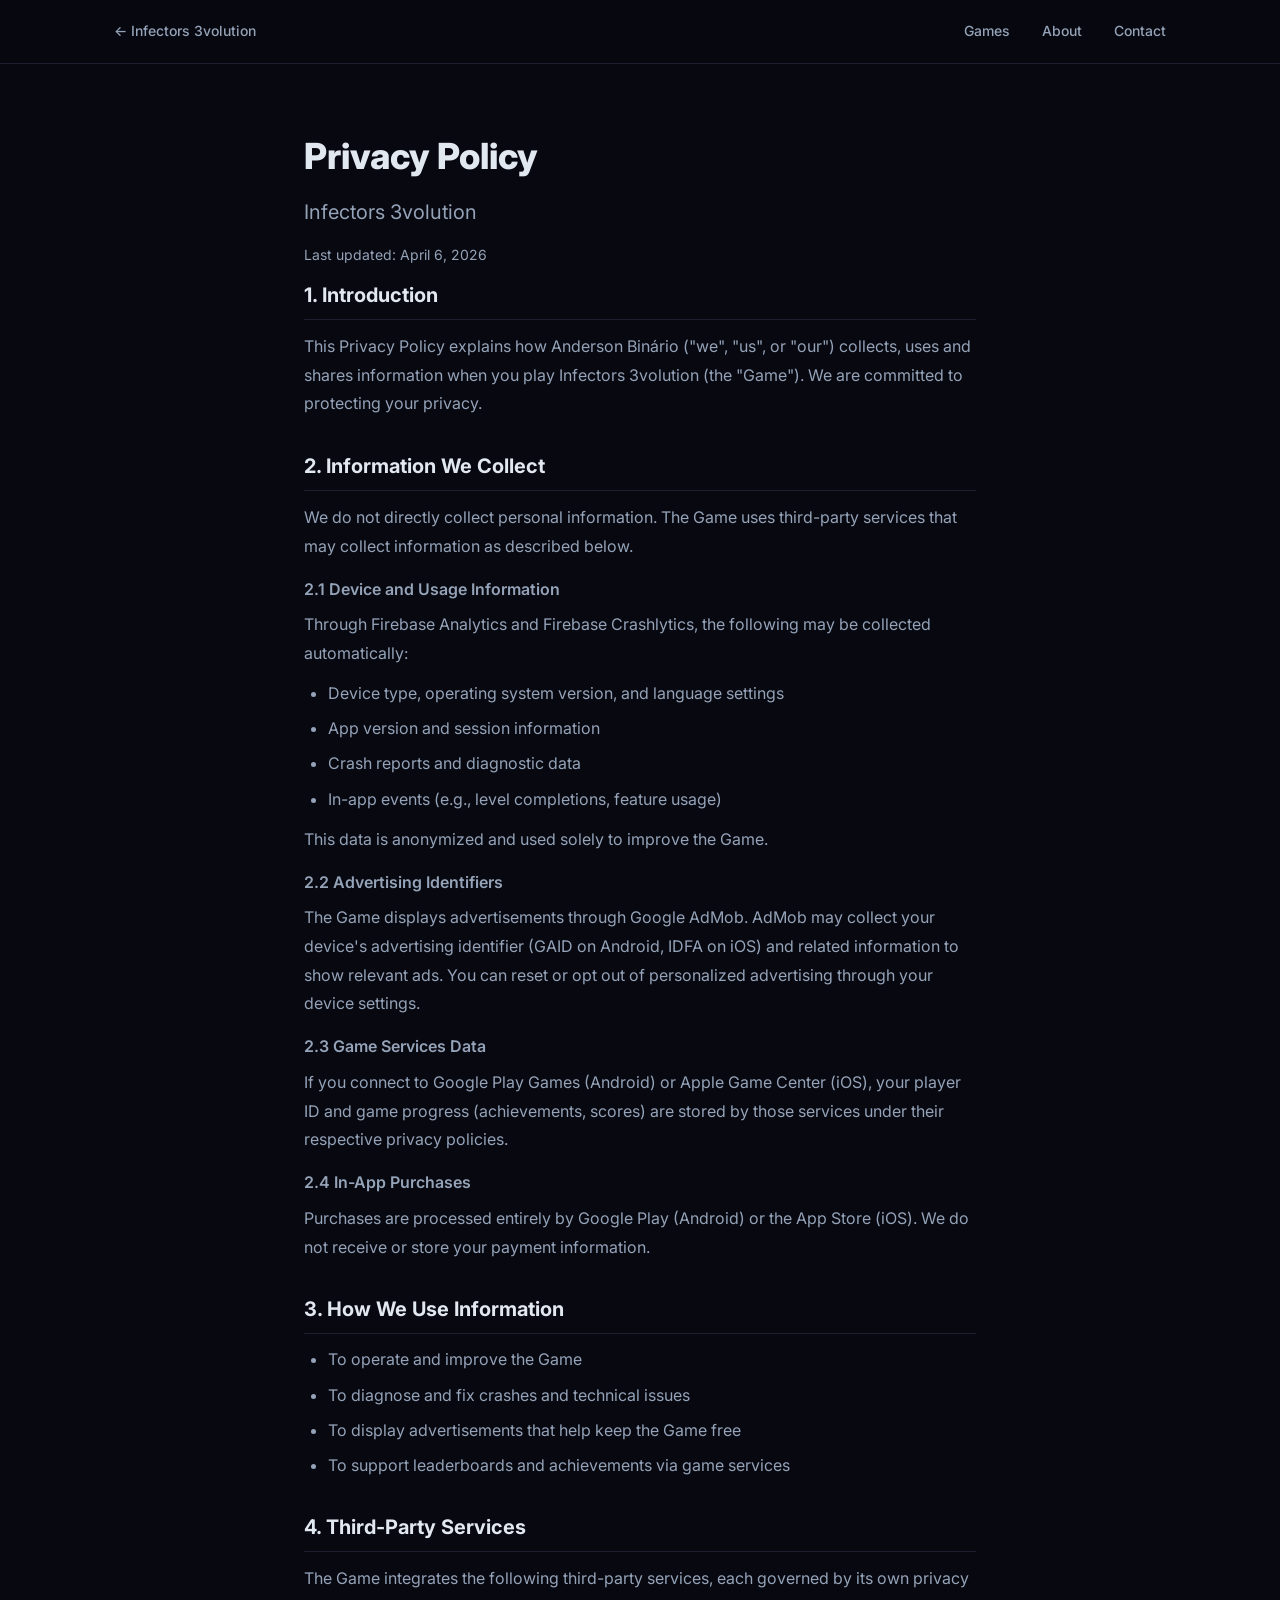
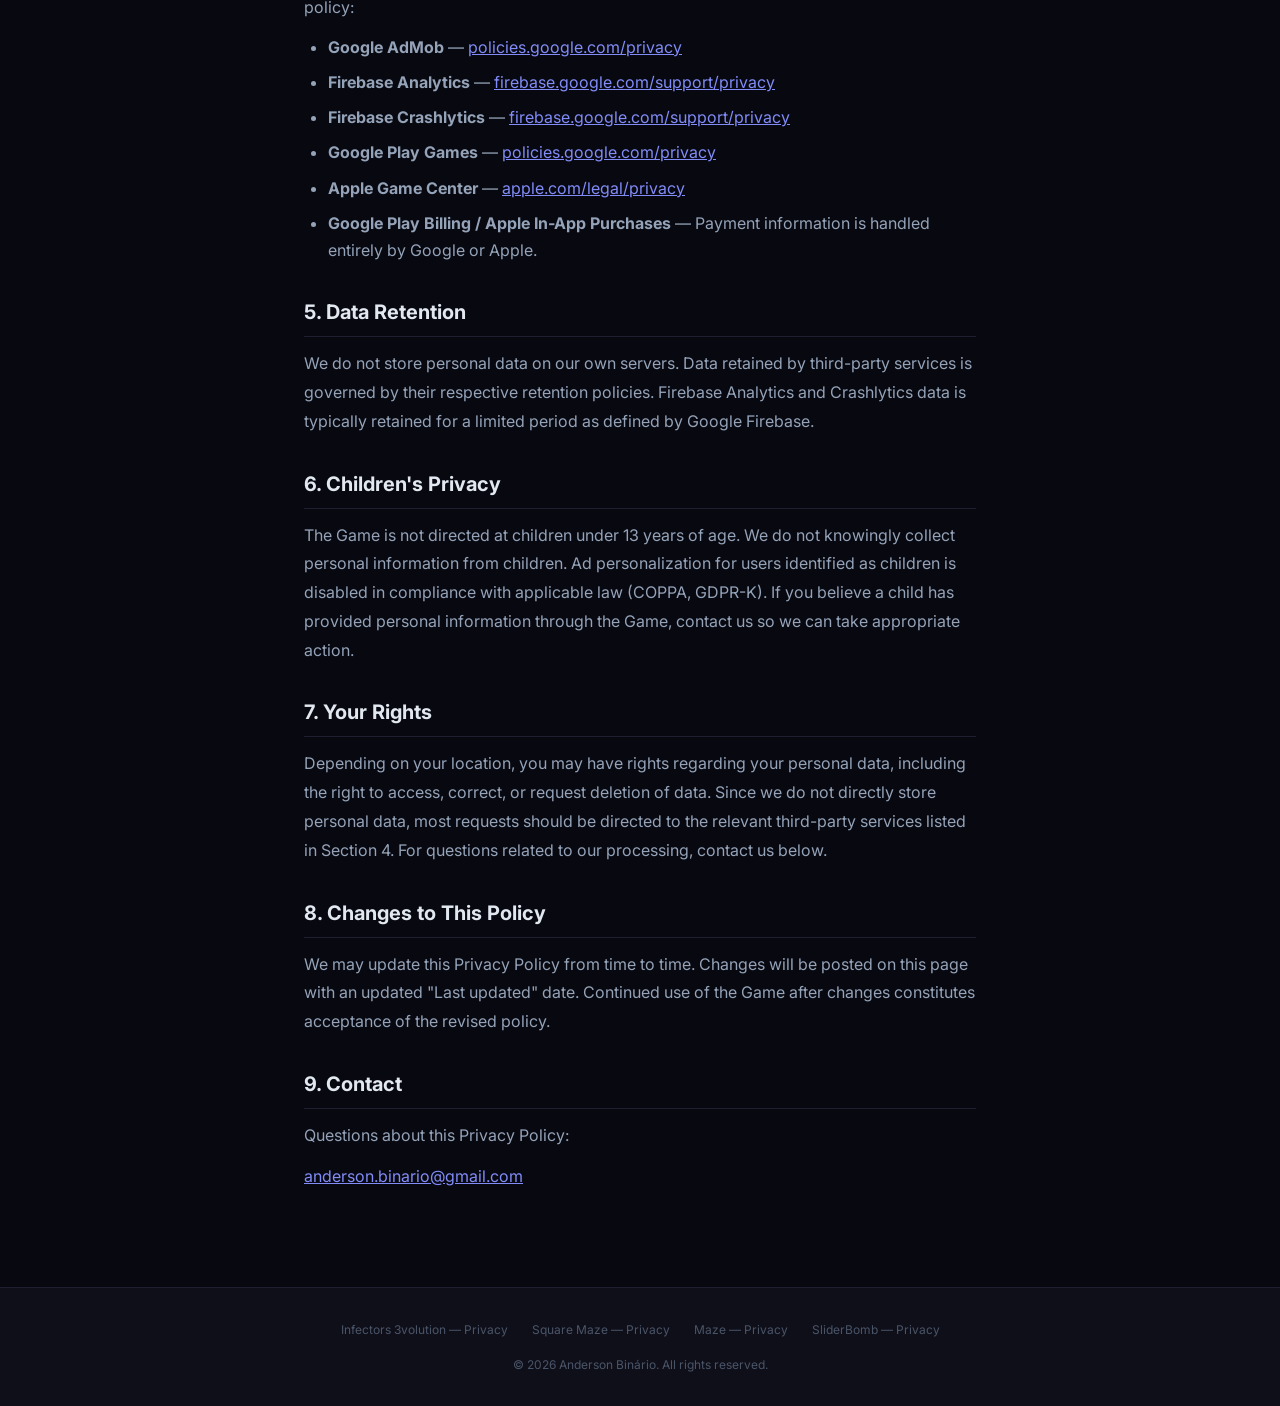
<file: infectors3/privacy.html>
<!DOCTYPE html>
<html lang="en">
<head>
  <meta charset="UTF-8">
  <meta name="viewport" content="width=device-width, initial-scale=1.0">
  <title>Infectors 3volution — Privacy Policy</title>
  <meta name="robots" content="noindex">
  <link rel="preconnect" href="https://fonts.googleapis.com">
  <link rel="preconnect" href="https://fonts.gstatic.com" crossorigin>
  <link href="https://fonts.googleapis.com/css2?family=Inter:wght@400;500;600;700;800&display=swap" rel="stylesheet">
  <link rel="stylesheet" href="/assets/css/style.css">
</head>
<body>

  <nav class="nav">
    <div class="container nav-inner">
      <a href="/infectors3/" class="nav-back">← Infectors 3volution</a>
      <div class="nav-links" id="nav-links">
        <a href="/#games">Games</a>
        <a href="/#about">About</a>
        <a href="/#contact">Contact</a>
      </div>
      <button class="nav-burger" id="nav-burger" aria-label="Menu" aria-expanded="false" aria-controls="nav-links">
        <span></span><span></span><span></span>
      </button>
    </div>
  </nav>

  <main class="privacy-main">
    <div class="container privacy-container">
      <h1>Privacy Policy</h1>
      <p class="privacy-subtitle">Infectors 3volution</p>
      <p class="privacy-updated">Last updated: April 6, 2026</p>

      <section>
        <h2>1. Introduction</h2>
        <p>This Privacy Policy explains how Anderson Binário ("we", "us", or "our") collects, uses and shares information when you play Infectors 3volution (the "Game"). We are committed to protecting your privacy.</p>
      </section>

      <section>
        <h2>2. Information We Collect</h2>
        <p>We do not directly collect personal information. The Game uses third-party services that may collect information as described below.</p>

        <h3>2.1 Device and Usage Information</h3>
        <p>Through Firebase Analytics and Firebase Crashlytics, the following may be collected automatically:</p>
        <ul>
          <li>Device type, operating system version, and language settings</li>
          <li>App version and session information</li>
          <li>Crash reports and diagnostic data</li>
          <li>In-app events (e.g., level completions, feature usage)</li>
        </ul>
        <p>This data is anonymized and used solely to improve the Game.</p>

        <h3>2.2 Advertising Identifiers</h3>
        <p>The Game displays advertisements through Google AdMob. AdMob may collect your device's advertising identifier (GAID on Android, IDFA on iOS) and related information to show relevant ads. You can reset or opt out of personalized advertising through your device settings.</p>

        <h3>2.3 Game Services Data</h3>
        <p>If you connect to Google Play Games (Android) or Apple Game Center (iOS), your player ID and game progress (achievements, scores) are stored by those services under their respective privacy policies.</p>

        <h3>2.4 In-App Purchases</h3>
        <p>Purchases are processed entirely by Google Play (Android) or the App Store (iOS). We do not receive or store your payment information.</p>
      </section>

      <section>
        <h2>3. How We Use Information</h2>
        <ul>
          <li>To operate and improve the Game</li>
          <li>To diagnose and fix crashes and technical issues</li>
          <li>To display advertisements that help keep the Game free</li>
          <li>To support leaderboards and achievements via game services</li>
        </ul>
      </section>

      <section>
        <h2>4. Third-Party Services</h2>
        <p>The Game integrates the following third-party services, each governed by its own privacy policy:</p>
        <ul>
          <li><strong>Google AdMob</strong> — <a href="https://policies.google.com/privacy" target="_blank" rel="noopener noreferrer">policies.google.com/privacy</a></li>
          <li><strong>Firebase Analytics</strong> — <a href="https://firebase.google.com/support/privacy" target="_blank" rel="noopener noreferrer">firebase.google.com/support/privacy</a></li>
          <li><strong>Firebase Crashlytics</strong> — <a href="https://firebase.google.com/support/privacy" target="_blank" rel="noopener noreferrer">firebase.google.com/support/privacy</a></li>
          <li><strong>Google Play Games</strong> — <a href="https://policies.google.com/privacy" target="_blank" rel="noopener noreferrer">policies.google.com/privacy</a></li>
          <li><strong>Apple Game Center</strong> — <a href="https://www.apple.com/legal/privacy/" target="_blank" rel="noopener noreferrer">apple.com/legal/privacy</a></li>
          <li><strong>Google Play Billing / Apple In-App Purchases</strong> — Payment information is handled entirely by Google or Apple.</li>
        </ul>
      </section>

      <section>
        <h2>5. Data Retention</h2>
        <p>We do not store personal data on our own servers. Data retained by third-party services is governed by their respective retention policies. Firebase Analytics and Crashlytics data is typically retained for a limited period as defined by Google Firebase.</p>
      </section>

      <section>
        <h2>6. Children's Privacy</h2>
        <p>The Game is not directed at children under 13 years of age. We do not knowingly collect personal information from children. Ad personalization for users identified as children is disabled in compliance with applicable law (COPPA, GDPR-K). If you believe a child has provided personal information through the Game, contact us so we can take appropriate action.</p>
      </section>

      <section>
        <h2>7. Your Rights</h2>
        <p>Depending on your location, you may have rights regarding your personal data, including the right to access, correct, or request deletion of data. Since we do not directly store personal data, most requests should be directed to the relevant third-party services listed in Section 4. For questions related to our processing, contact us below.</p>
      </section>

      <section>
        <h2>8. Changes to This Policy</h2>
        <p>We may update this Privacy Policy from time to time. Changes will be posted on this page with an updated "Last updated" date. Continued use of the Game after changes constitutes acceptance of the revised policy.</p>
      </section>

      <section>
        <h2>9. Contact</h2>
        <p>Questions about this Privacy Policy:</p>
        <p><a href="mailto:anderson.binario@gmail.com">anderson.binario@gmail.com</a></p>
      </section>
    </div>
  </main>

  <footer class="footer">
    <div class="container footer-inner">
      <div class="footer-privacy">
        <a href="/infectors3/privacy">Infectors 3volution — Privacy</a>
        <a href="/squaremaze/privacy">Square Maze — Privacy</a>
        <a href="/maze/privacy">Maze — Privacy</a>
        <a href="/sliderbomb/privacy">SliderBomb — Privacy</a>
      </div>
      <p class="footer-copy">© 2026 Anderson Binário. All rights reserved.</p>
    </div>
  </footer>

  <script src="/assets/js/main.js"></script>
</body>
</html>
</file>
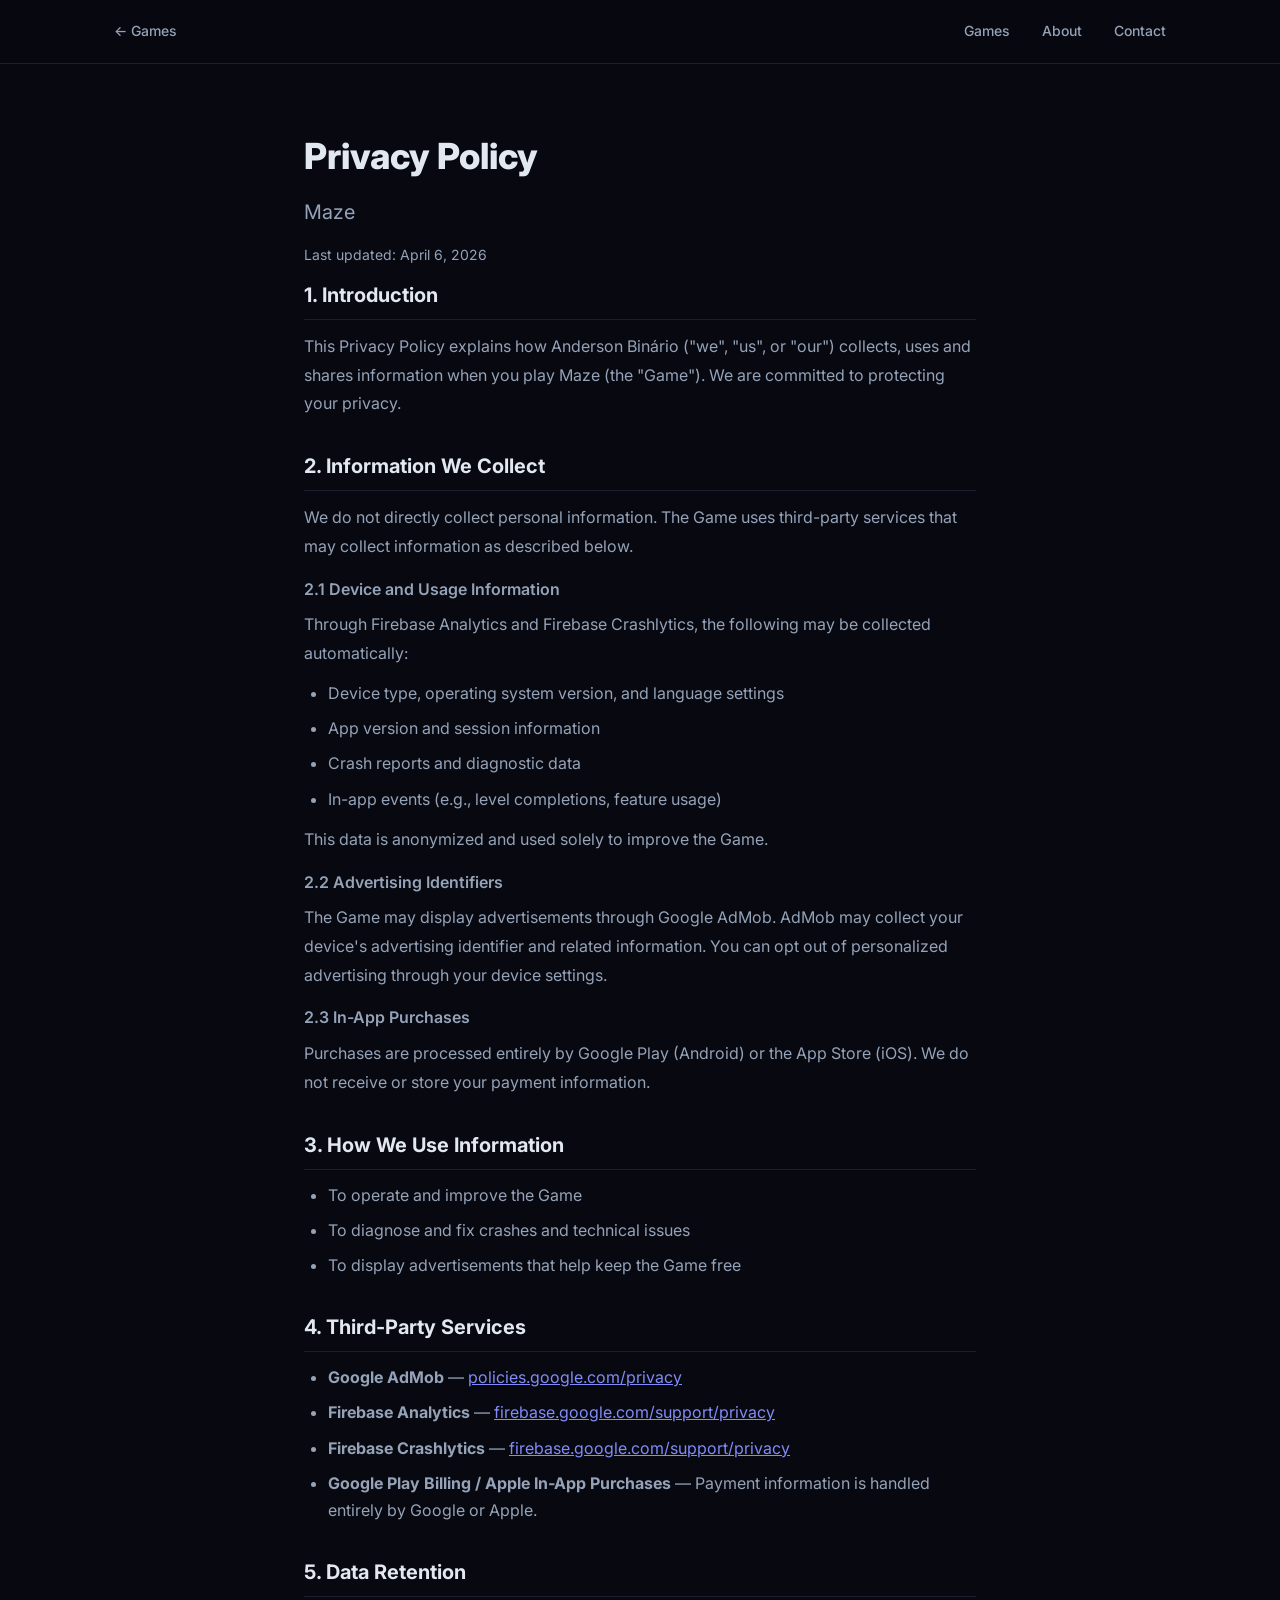
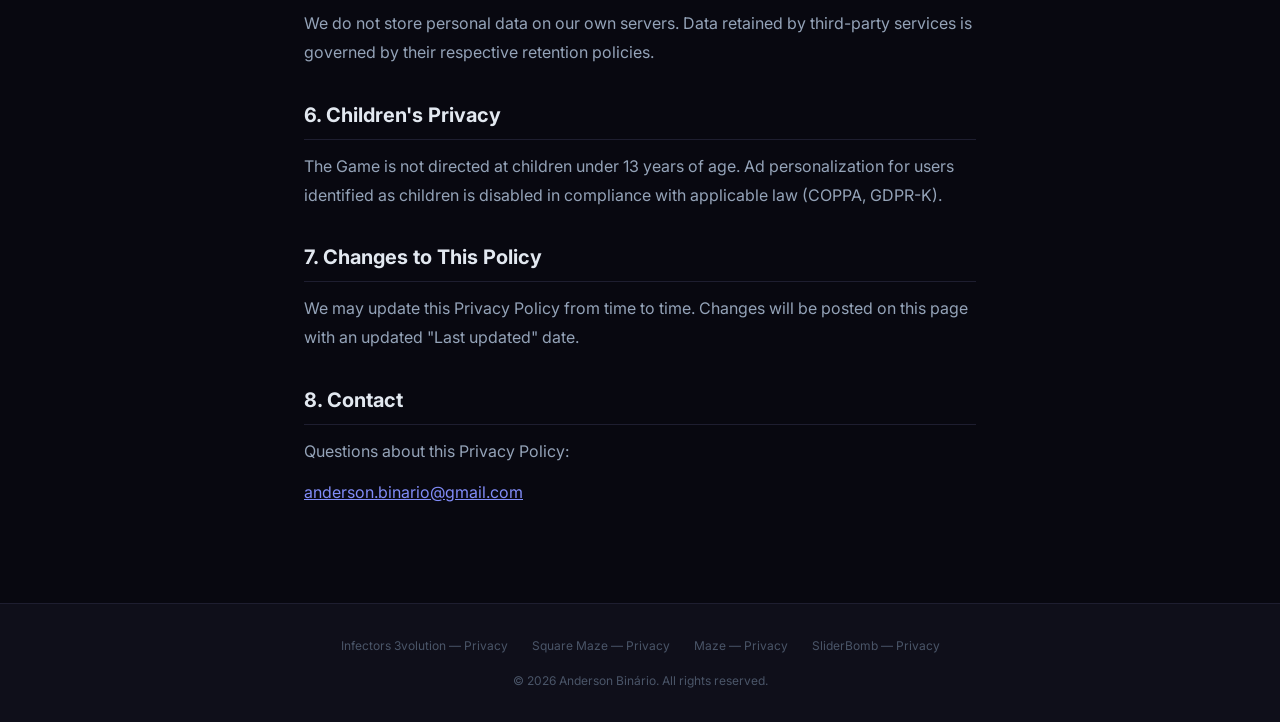
<file: maze/privacy.html>
<!DOCTYPE html>
<html lang="en">
<head>
  <meta charset="UTF-8">
  <meta name="viewport" content="width=device-width, initial-scale=1.0">
  <title>Maze — Privacy Policy</title>
  <meta name="robots" content="noindex">
  <link rel="preconnect" href="https://fonts.googleapis.com">
  <link rel="preconnect" href="https://fonts.gstatic.com" crossorigin>
  <link href="https://fonts.googleapis.com/css2?family=Inter:wght@400;500;600;700;800&display=swap" rel="stylesheet">
  <link rel="stylesheet" href="/assets/css/style.css">
</head>
<body>

  <nav class="nav">
    <div class="container nav-inner">
      <a href="/" class="nav-back">← Games</a>
      <div class="nav-links" id="nav-links">
        <a href="/#games">Games</a>
        <a href="/#about">About</a>
        <a href="/#contact">Contact</a>
      </div>
      <button class="nav-burger" id="nav-burger" aria-label="Menu" aria-expanded="false" aria-controls="nav-links">
        <span></span><span></span><span></span>
      </button>
    </div>
  </nav>

  <main class="privacy-main">
    <div class="container privacy-container">
      <h1>Privacy Policy</h1>
      <p class="privacy-subtitle">Maze</p>
      <p class="privacy-updated">Last updated: April 6, 2026</p>

      <section>
        <h2>1. Introduction</h2>
        <p>This Privacy Policy explains how Anderson Binário ("we", "us", or "our") collects, uses and shares information when you play Maze (the "Game"). We are committed to protecting your privacy.</p>
      </section>

      <section>
        <h2>2. Information We Collect</h2>
        <p>We do not directly collect personal information. The Game uses third-party services that may collect information as described below.</p>

        <h3>2.1 Device and Usage Information</h3>
        <p>Through Firebase Analytics and Firebase Crashlytics, the following may be collected automatically:</p>
        <ul>
          <li>Device type, operating system version, and language settings</li>
          <li>App version and session information</li>
          <li>Crash reports and diagnostic data</li>
          <li>In-app events (e.g., level completions, feature usage)</li>
        </ul>
        <p>This data is anonymized and used solely to improve the Game.</p>

        <h3>2.2 Advertising Identifiers</h3>
        <p>The Game may display advertisements through Google AdMob. AdMob may collect your device's advertising identifier and related information. You can opt out of personalized advertising through your device settings.</p>

        <h3>2.3 In-App Purchases</h3>
        <p>Purchases are processed entirely by Google Play (Android) or the App Store (iOS). We do not receive or store your payment information.</p>
      </section>

      <section>
        <h2>3. How We Use Information</h2>
        <ul>
          <li>To operate and improve the Game</li>
          <li>To diagnose and fix crashes and technical issues</li>
          <li>To display advertisements that help keep the Game free</li>
        </ul>
      </section>

      <section>
        <h2>4. Third-Party Services</h2>
        <ul>
          <li><strong>Google AdMob</strong> — <a href="https://policies.google.com/privacy" target="_blank" rel="noopener noreferrer">policies.google.com/privacy</a></li>
          <li><strong>Firebase Analytics</strong> — <a href="https://firebase.google.com/support/privacy" target="_blank" rel="noopener noreferrer">firebase.google.com/support/privacy</a></li>
          <li><strong>Firebase Crashlytics</strong> — <a href="https://firebase.google.com/support/privacy" target="_blank" rel="noopener noreferrer">firebase.google.com/support/privacy</a></li>
          <li><strong>Google Play Billing / Apple In-App Purchases</strong> — Payment information is handled entirely by Google or Apple.</li>
        </ul>
      </section>

      <section>
        <h2>5. Data Retention</h2>
        <p>We do not store personal data on our own servers. Data retained by third-party services is governed by their respective retention policies.</p>
      </section>

      <section>
        <h2>6. Children's Privacy</h2>
        <p>The Game is not directed at children under 13 years of age. Ad personalization for users identified as children is disabled in compliance with applicable law (COPPA, GDPR-K).</p>
      </section>

      <section>
        <h2>7. Changes to This Policy</h2>
        <p>We may update this Privacy Policy from time to time. Changes will be posted on this page with an updated "Last updated" date.</p>
      </section>

      <section>
        <h2>8. Contact</h2>
        <p>Questions about this Privacy Policy:</p>
        <p><a href="mailto:anderson.binario@gmail.com">anderson.binario@gmail.com</a></p>
      </section>
    </div>
  </main>

  <footer class="footer">
    <div class="container footer-inner">
      <div class="footer-privacy">
        <a href="/infectors3/privacy">Infectors 3volution — Privacy</a>
        <a href="/squaremaze/privacy">Square Maze — Privacy</a>
        <a href="/maze/privacy">Maze — Privacy</a>
        <a href="/sliderbomb/privacy">SliderBomb — Privacy</a>
      </div>
      <p class="footer-copy">© 2026 Anderson Binário. All rights reserved.</p>
    </div>
  </footer>

  <script src="/assets/js/main.js"></script>
</body>
</html>
</file>
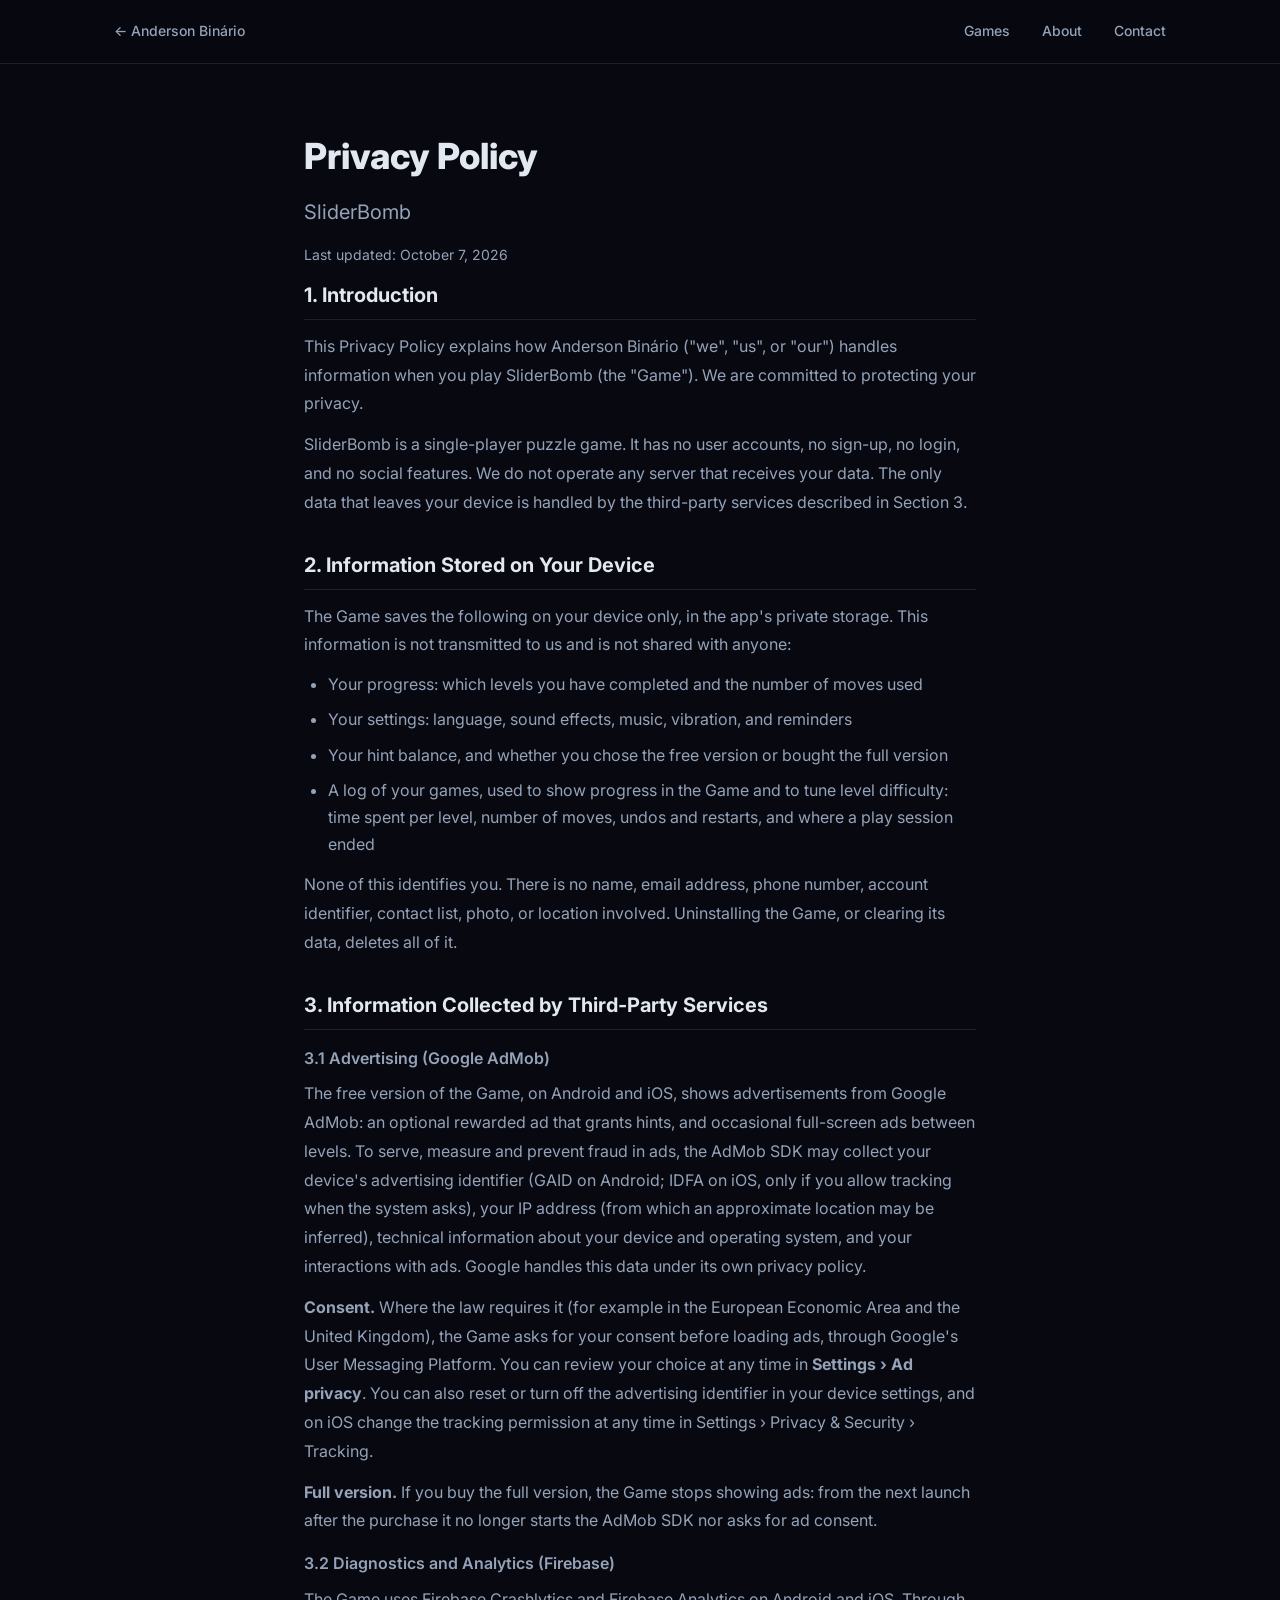
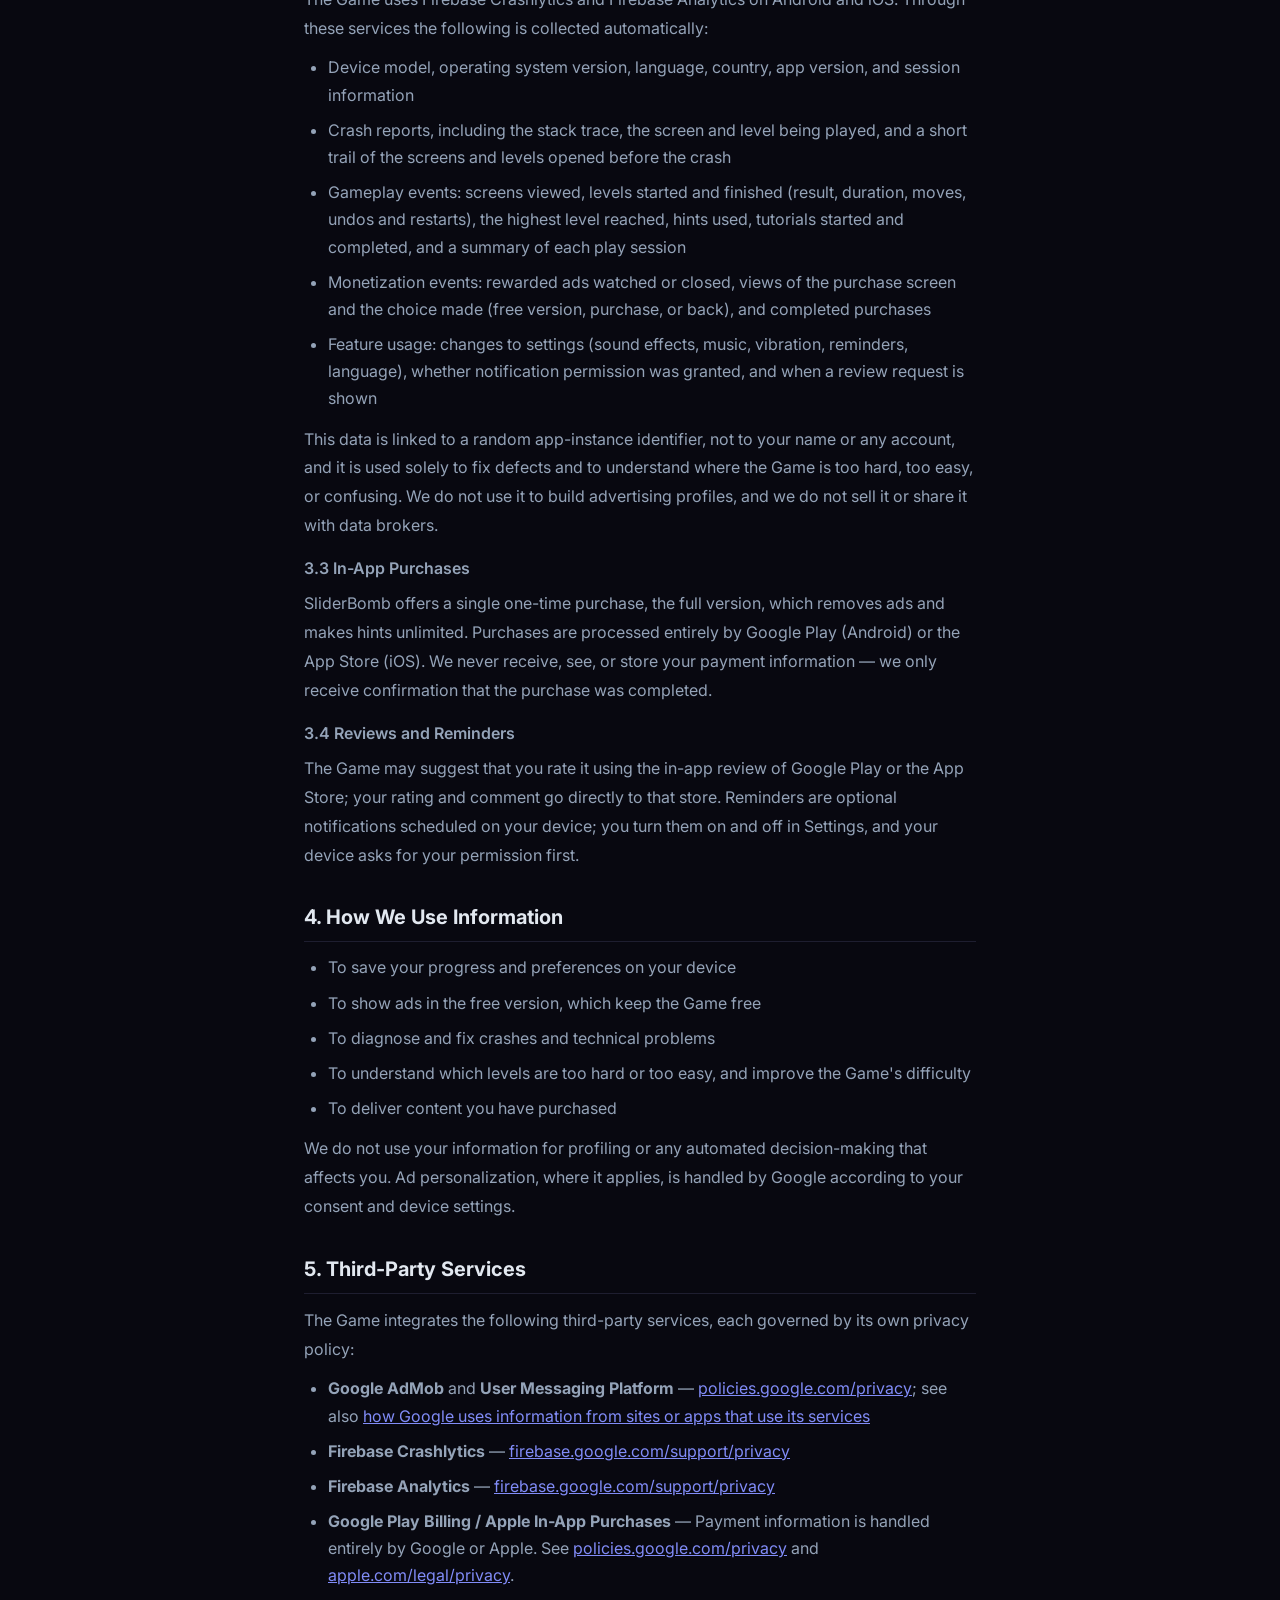
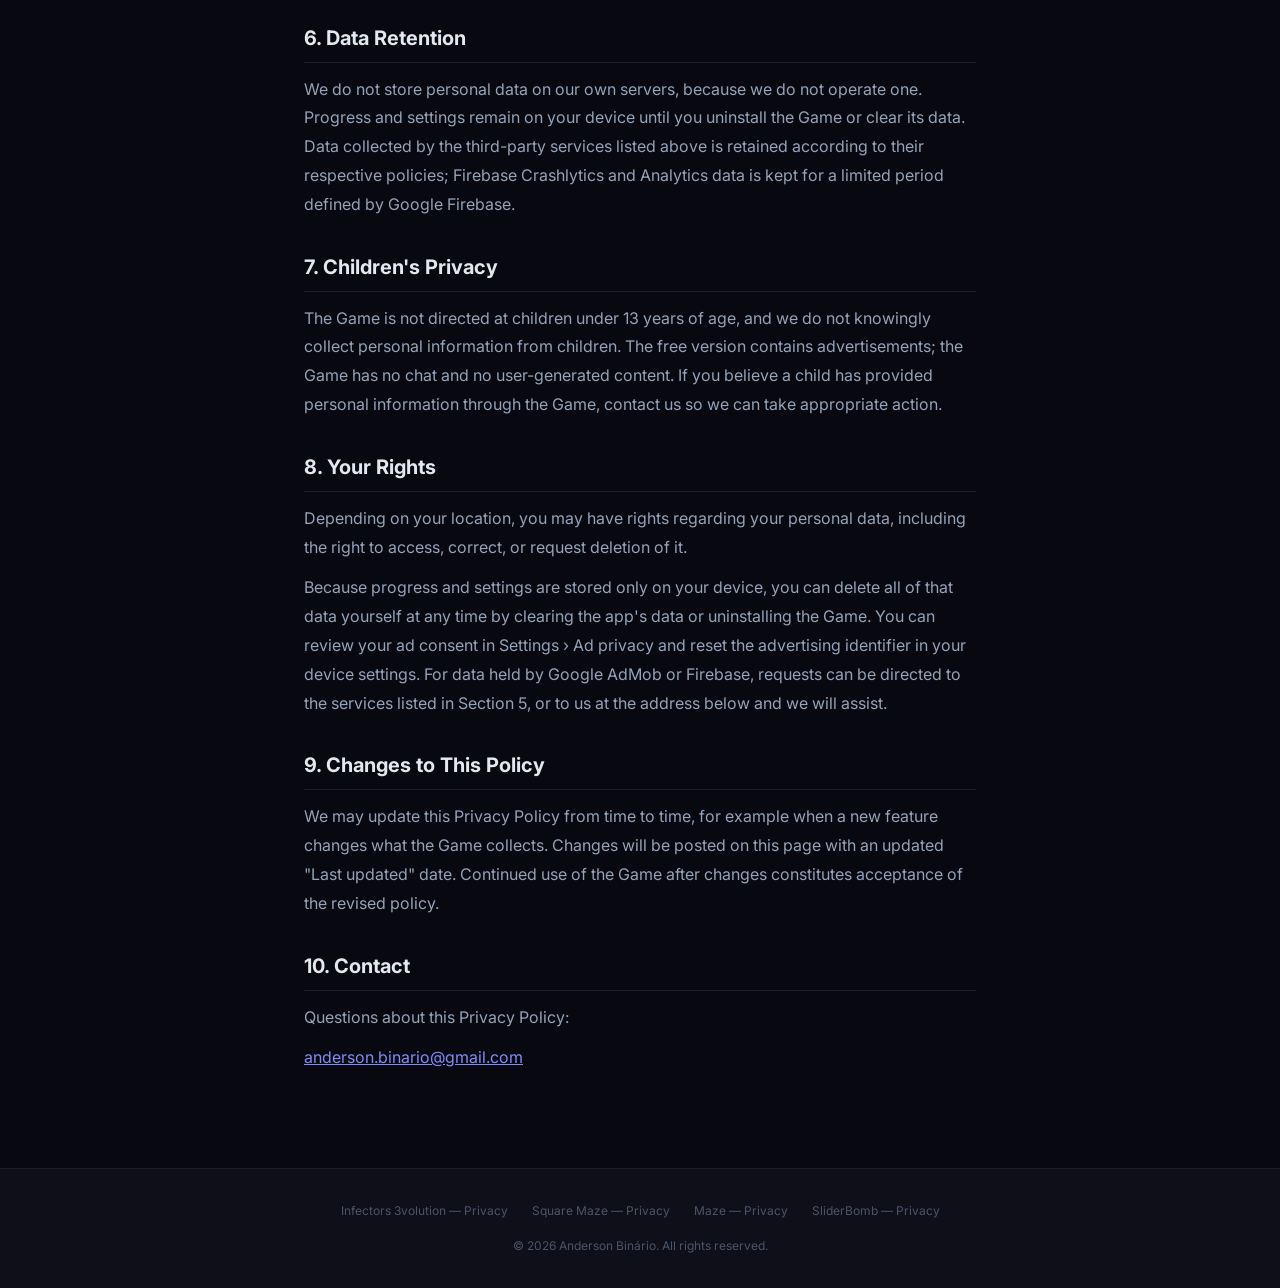
<file: sliderbomb/privacy.html>
<!DOCTYPE html>
<html lang="en">
<head>
  <meta charset="UTF-8">
  <meta name="viewport" content="width=device-width, initial-scale=1.0">
  <title>SliderBomb — Privacy Policy</title>
  <meta name="robots" content="noindex">
  <link rel="preconnect" href="https://fonts.googleapis.com">
  <link rel="preconnect" href="https://fonts.gstatic.com" crossorigin>
  <link href="https://fonts.googleapis.com/css2?family=Inter:wght@400;500;600;700;800&display=swap" rel="stylesheet">
  <link rel="stylesheet" href="/assets/css/style.css">
</head>
<body>

  <nav class="nav">
    <div class="container nav-inner">
      <a href="/" class="nav-back">← Anderson Binário</a>
      <div class="nav-links" id="nav-links">
        <a href="/#games">Games</a>
        <a href="/#about">About</a>
        <a href="/#contact">Contact</a>
      </div>
      <button class="nav-burger" id="nav-burger" aria-label="Menu" aria-expanded="false" aria-controls="nav-links">
        <span></span><span></span><span></span>
      </button>
    </div>
  </nav>

  <main class="privacy-main">
    <div class="container privacy-container">
      <h1>Privacy Policy</h1>
      <p class="privacy-subtitle">SliderBomb</p>
      <p class="privacy-updated">Last updated: October 7, 2026</p>

      <section>
        <h2>1. Introduction</h2>
        <p>This Privacy Policy explains how Anderson Binário ("we", "us", or "our") handles information when you play SliderBomb (the "Game"). We are committed to protecting your privacy.</p>
        <p>SliderBomb is a single-player puzzle game. It has no user accounts, no sign-up, no login, and no social features. We do not operate any server that receives your data. The only data that leaves your device is handled by the third-party services described in Section 3.</p>
      </section>

      <section>
        <h2>2. Information Stored on Your Device</h2>
        <p>The Game saves the following on your device only, in the app's private storage. This information is not transmitted to us and is not shared with anyone:</p>
        <ul>
          <li>Your progress: which levels you have completed and the number of moves used</li>
          <li>Your settings: language, sound effects, music, vibration, and reminders</li>
          <li>Your hint balance, and whether you chose the free version or bought the full version</li>
          <li>A log of your games, used to show progress in the Game and to tune level difficulty: time spent per level, number of moves, undos and restarts, and where a play session ended</li>
        </ul>
        <p>None of this identifies you. There is no name, email address, phone number, account identifier, contact list, photo, or location involved. Uninstalling the Game, or clearing its data, deletes all of it.</p>
      </section>

      <section>
        <h2>3. Information Collected by Third-Party Services</h2>

        <h3>3.1 Advertising (Google AdMob)</h3>
        <p>The free version of the Game, on Android and iOS, shows advertisements from Google AdMob: an optional rewarded ad that grants hints, and occasional full-screen ads between levels. To serve, measure and prevent fraud in ads, the AdMob SDK may collect your device's advertising identifier (GAID on Android; IDFA on iOS, only if you allow tracking when the system asks), your IP address (from which an approximate location may be inferred), technical information about your device and operating system, and your interactions with ads. Google handles this data under its own privacy policy.</p>
        <p><strong>Consent.</strong> Where the law requires it (for example in the European Economic Area and the United Kingdom), the Game asks for your consent before loading ads, through Google's User Messaging Platform. You can review your choice at any time in <strong>Settings › Ad privacy</strong>. You can also reset or turn off the advertising identifier in your device settings, and on iOS change the tracking permission at any time in Settings › Privacy &amp; Security › Tracking.</p>
        <p><strong>Full version.</strong> If you buy the full version, the Game stops showing ads: from the next launch after the purchase it no longer starts the AdMob SDK nor asks for ad consent.</p>

        <h3>3.2 Diagnostics and Analytics (Firebase)</h3>
        <p>The Game uses Firebase Crashlytics and Firebase Analytics on Android and iOS. Through these services the following is collected automatically:</p>
        <ul>
          <li>Device model, operating system version, language, country, app version, and session information</li>
          <li>Crash reports, including the stack trace, the screen and level being played, and a short trail of the screens and levels opened before the crash</li>
          <li>Gameplay events: screens viewed, levels started and finished (result, duration, moves, undos and restarts), the highest level reached, hints used, tutorials started and completed, and a summary of each play session</li>
          <li>Monetization events: rewarded ads watched or closed, views of the purchase screen and the choice made (free version, purchase, or back), and completed purchases</li>
          <li>Feature usage: changes to settings (sound effects, music, vibration, reminders, language), whether notification permission was granted, and when a review request is shown</li>
        </ul>
        <p>This data is linked to a random app-instance identifier, not to your name or any account, and it is used solely to fix defects and to understand where the Game is too hard, too easy, or confusing. We do not use it to build advertising profiles, and we do not sell it or share it with data brokers.</p>

        <h3>3.3 In-App Purchases</h3>
        <p>SliderBomb offers a single one-time purchase, the full version, which removes ads and makes hints unlimited. Purchases are processed entirely by Google Play (Android) or the App Store (iOS). We never receive, see, or store your payment information — we only receive confirmation that the purchase was completed.</p>

        <h3>3.4 Reviews and Reminders</h3>
        <p>The Game may suggest that you rate it using the in-app review of Google Play or the App Store; your rating and comment go directly to that store. Reminders are optional notifications scheduled on your device; you turn them on and off in Settings, and your device asks for your permission first.</p>
      </section>

      <section>
        <h2>4. How We Use Information</h2>
        <ul>
          <li>To save your progress and preferences on your device</li>
          <li>To show ads in the free version, which keep the Game free</li>
          <li>To diagnose and fix crashes and technical problems</li>
          <li>To understand which levels are too hard or too easy, and improve the Game's difficulty</li>
          <li>To deliver content you have purchased</li>
        </ul>
        <p>We do not use your information for profiling or any automated decision-making that affects you. Ad personalization, where it applies, is handled by Google according to your consent and device settings.</p>
      </section>

      <section>
        <h2>5. Third-Party Services</h2>
        <p>The Game integrates the following third-party services, each governed by its own privacy policy:</p>
        <ul>
          <li><strong>Google AdMob</strong> and <strong>User Messaging Platform</strong> — <a href="https://policies.google.com/privacy" target="_blank" rel="noopener noreferrer">policies.google.com/privacy</a>; see also <a href="https://policies.google.com/technologies/partner-sites" target="_blank" rel="noopener noreferrer">how Google uses information from sites or apps that use its services</a></li>
          <li><strong>Firebase Crashlytics</strong> — <a href="https://firebase.google.com/support/privacy" target="_blank" rel="noopener noreferrer">firebase.google.com/support/privacy</a></li>
          <li><strong>Firebase Analytics</strong> — <a href="https://firebase.google.com/support/privacy" target="_blank" rel="noopener noreferrer">firebase.google.com/support/privacy</a></li>
          <li><strong>Google Play Billing / Apple In-App Purchases</strong> — Payment information is handled entirely by Google or Apple. See <a href="https://policies.google.com/privacy" target="_blank" rel="noopener noreferrer">policies.google.com/privacy</a> and <a href="https://www.apple.com/legal/privacy/" target="_blank" rel="noopener noreferrer">apple.com/legal/privacy</a>.</li>
        </ul>
      </section>

      <section>
        <h2>6. Data Retention</h2>
        <p>We do not store personal data on our own servers, because we do not operate one. Progress and settings remain on your device until you uninstall the Game or clear its data. Data collected by the third-party services listed above is retained according to their respective policies; Firebase Crashlytics and Analytics data is kept for a limited period defined by Google Firebase.</p>
      </section>

      <section>
        <h2>7. Children's Privacy</h2>
        <p>The Game is not directed at children under 13 years of age, and we do not knowingly collect personal information from children. The free version contains advertisements; the Game has no chat and no user-generated content. If you believe a child has provided personal information through the Game, contact us so we can take appropriate action.</p>
      </section>

      <section>
        <h2>8. Your Rights</h2>
        <p>Depending on your location, you may have rights regarding your personal data, including the right to access, correct, or request deletion of it.</p>
        <p>Because progress and settings are stored only on your device, you can delete all of that data yourself at any time by clearing the app's data or uninstalling the Game. You can review your ad consent in Settings › Ad privacy and reset the advertising identifier in your device settings. For data held by Google AdMob or Firebase, requests can be directed to the services listed in Section 5, or to us at the address below and we will assist.</p>
      </section>

      <section>
        <h2>9. Changes to This Policy</h2>
        <p>We may update this Privacy Policy from time to time, for example when a new feature changes what the Game collects. Changes will be posted on this page with an updated "Last updated" date. Continued use of the Game after changes constitutes acceptance of the revised policy.</p>
      </section>

      <section>
        <h2>10. Contact</h2>
        <p>Questions about this Privacy Policy:</p>
        <p><a href="mailto:anderson.binario@gmail.com">anderson.binario@gmail.com</a></p>
      </section>
    </div>
  </main>

  <footer class="footer">
    <div class="container footer-inner">
      <div class="footer-privacy">
        <a href="/infectors3/privacy">Infectors 3volution — Privacy</a>
        <a href="/squaremaze/privacy">Square Maze — Privacy</a>
        <a href="/maze/privacy">Maze — Privacy</a>
        <a href="/sliderbomb/privacy">SliderBomb — Privacy</a>
      </div>
      <p class="footer-copy">© 2026 Anderson Binário. All rights reserved.</p>
    </div>
  </footer>

  <script src="/assets/js/main.js"></script>
</body>
</html>
</file>
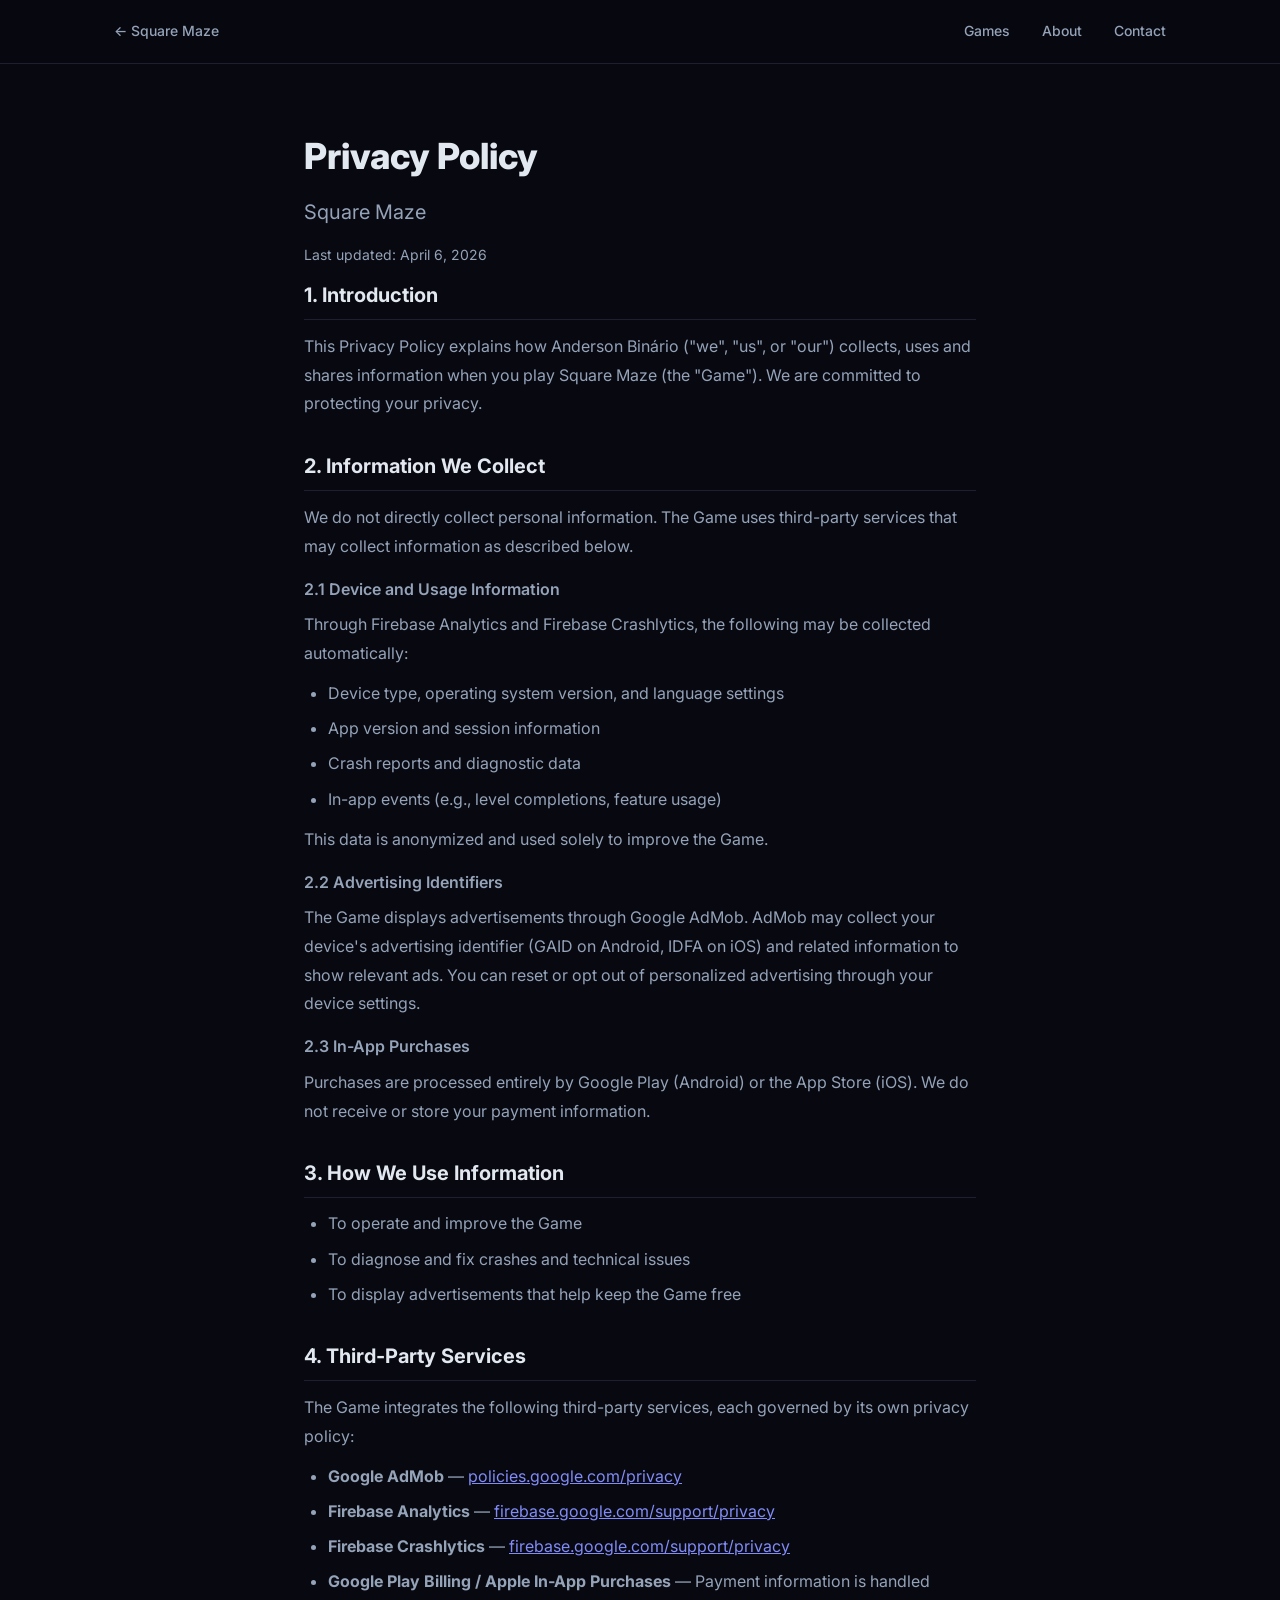
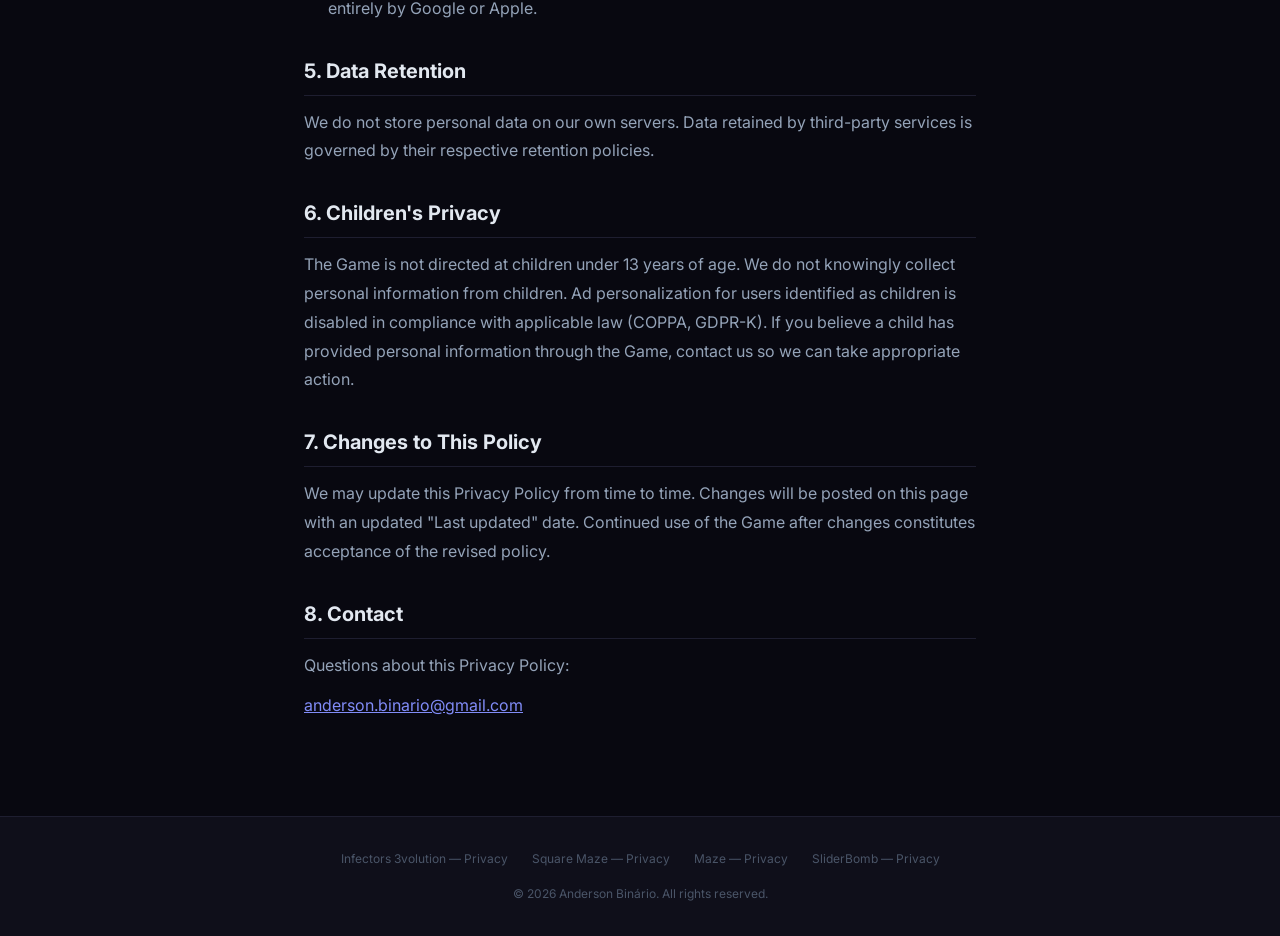
<file: squaremaze/privacy.html>
<!DOCTYPE html>
<html lang="en">
<head>
  <meta charset="UTF-8">
  <meta name="viewport" content="width=device-width, initial-scale=1.0">
  <title>Square Maze — Privacy Policy</title>
  <meta name="robots" content="noindex">
  <link rel="preconnect" href="https://fonts.googleapis.com">
  <link rel="preconnect" href="https://fonts.gstatic.com" crossorigin>
  <link href="https://fonts.googleapis.com/css2?family=Inter:wght@400;500;600;700;800&display=swap" rel="stylesheet">
  <link rel="stylesheet" href="/assets/css/style.css">
</head>
<body>

  <nav class="nav">
    <div class="container nav-inner">
      <a href="/squaremaze/" class="nav-back">← Square Maze</a>
      <div class="nav-links" id="nav-links">
        <a href="/#games">Games</a>
        <a href="/#about">About</a>
        <a href="/#contact">Contact</a>
      </div>
      <button class="nav-burger" id="nav-burger" aria-label="Menu" aria-expanded="false" aria-controls="nav-links">
        <span></span><span></span><span></span>
      </button>
    </div>
  </nav>

  <main class="privacy-main">
    <div class="container privacy-container">
      <h1>Privacy Policy</h1>
      <p class="privacy-subtitle">Square Maze</p>
      <p class="privacy-updated">Last updated: April 6, 2026</p>

      <section>
        <h2>1. Introduction</h2>
        <p>This Privacy Policy explains how Anderson Binário ("we", "us", or "our") collects, uses and shares information when you play Square Maze (the "Game"). We are committed to protecting your privacy.</p>
      </section>

      <section>
        <h2>2. Information We Collect</h2>
        <p>We do not directly collect personal information. The Game uses third-party services that may collect information as described below.</p>

        <h3>2.1 Device and Usage Information</h3>
        <p>Through Firebase Analytics and Firebase Crashlytics, the following may be collected automatically:</p>
        <ul>
          <li>Device type, operating system version, and language settings</li>
          <li>App version and session information</li>
          <li>Crash reports and diagnostic data</li>
          <li>In-app events (e.g., level completions, feature usage)</li>
        </ul>
        <p>This data is anonymized and used solely to improve the Game.</p>

        <h3>2.2 Advertising Identifiers</h3>
        <p>The Game displays advertisements through Google AdMob. AdMob may collect your device's advertising identifier (GAID on Android, IDFA on iOS) and related information to show relevant ads. You can reset or opt out of personalized advertising through your device settings.</p>

        <h3>2.3 In-App Purchases</h3>
        <p>Purchases are processed entirely by Google Play (Android) or the App Store (iOS). We do not receive or store your payment information.</p>
      </section>

      <section>
        <h2>3. How We Use Information</h2>
        <ul>
          <li>To operate and improve the Game</li>
          <li>To diagnose and fix crashes and technical issues</li>
          <li>To display advertisements that help keep the Game free</li>
        </ul>
      </section>

      <section>
        <h2>4. Third-Party Services</h2>
        <p>The Game integrates the following third-party services, each governed by its own privacy policy:</p>
        <ul>
          <li><strong>Google AdMob</strong> — <a href="https://policies.google.com/privacy" target="_blank" rel="noopener noreferrer">policies.google.com/privacy</a></li>
          <li><strong>Firebase Analytics</strong> — <a href="https://firebase.google.com/support/privacy" target="_blank" rel="noopener noreferrer">firebase.google.com/support/privacy</a></li>
          <li><strong>Firebase Crashlytics</strong> — <a href="https://firebase.google.com/support/privacy" target="_blank" rel="noopener noreferrer">firebase.google.com/support/privacy</a></li>
          <li><strong>Google Play Billing / Apple In-App Purchases</strong> — Payment information is handled entirely by Google or Apple.</li>
        </ul>
      </section>

      <section>
        <h2>5. Data Retention</h2>
        <p>We do not store personal data on our own servers. Data retained by third-party services is governed by their respective retention policies.</p>
      </section>

      <section>
        <h2>6. Children's Privacy</h2>
        <p>The Game is not directed at children under 13 years of age. We do not knowingly collect personal information from children. Ad personalization for users identified as children is disabled in compliance with applicable law (COPPA, GDPR-K). If you believe a child has provided personal information through the Game, contact us so we can take appropriate action.</p>
      </section>

      <section>
        <h2>7. Changes to This Policy</h2>
        <p>We may update this Privacy Policy from time to time. Changes will be posted on this page with an updated "Last updated" date. Continued use of the Game after changes constitutes acceptance of the revised policy.</p>
      </section>

      <section>
        <h2>8. Contact</h2>
        <p>Questions about this Privacy Policy:</p>
        <p><a href="mailto:anderson.binario@gmail.com">anderson.binario@gmail.com</a></p>
      </section>
    </div>
  </main>

  <footer class="footer">
    <div class="container footer-inner">
      <div class="footer-privacy">
        <a href="/infectors3/privacy">Infectors 3volution — Privacy</a>
        <a href="/squaremaze/privacy">Square Maze — Privacy</a>
        <a href="/maze/privacy">Maze — Privacy</a>
        <a href="/sliderbomb/privacy">SliderBomb — Privacy</a>
      </div>
      <p class="footer-copy">© 2026 Anderson Binário. All rights reserved.</p>
    </div>
  </footer>

  <script src="/assets/js/main.js"></script>
</body>
</html>
</file>
<file: assets/css/style.css>
/* ============================================================
   DESIGN SYSTEM — binario.dev.br
   ============================================================ */

/* --- Variables --- */
:root {
  /* Colors */
  --bg:           #080810;
  --bg-surface:   #0f0f1a;
  --bg-card:      #13131f;
  --border:       #1e1e30;
  --border-hover: #2e2e48;

  --text-primary:   #e2e8f0;
  --text-secondary: #94a3b8;
  --text-muted:     #4a5568;

  --accent:       #6366f1;
  --accent-light: #818cf8;
  --accent-dim:   rgba(99, 102, 241, 0.12);

  /* Typography */
  --font-sans: 'Inter', -apple-system, BlinkMacSystemFont, 'Segoe UI', sans-serif;

  /* Layout */
  --max-width:  1100px;
  --nav-height: 64px;
  --radius:     12px;
  --radius-sm:  6px;
  --radius-lg:  20px;

  /* Spacing scale */
  --sp-1:  0.25rem;
  --sp-2:  0.5rem;
  --sp-3:  0.75rem;
  --sp-4:  1rem;
  --sp-6:  1.5rem;
  --sp-8:  2rem;
  --sp-12: 3rem;
  --sp-16: 4rem;
  --sp-20: 5rem;

  /* Transitions */
  --transition: 200ms ease;
}

/* --- Reset --- */
*, *::before, *::after { box-sizing: border-box; margin: 0; padding: 0; }
html { scroll-behavior: smooth; font-size: 16px; }
body {
  font-family: var(--font-sans);
  background: var(--bg);
  color: var(--text-primary);
  line-height: 1.6;
  -webkit-font-smoothing: antialiased;
}
img { max-width: 100%; display: block; }
a { color: inherit; text-decoration: none; }
ul { list-style: none; }

/* --- Accessibility utilities --- */
.sr-only {
  position: absolute;
  width: 1px;
  height: 1px;
  padding: 0;
  margin: -1px;
  overflow: hidden;
  clip: rect(0,0,0,0);
  white-space: nowrap;
  border: 0;
}

/* --- Layout --- */
.container {
  max-width: var(--max-width);
  margin: 0 auto;
  padding: 0 var(--sp-6);
}
.section { padding: var(--sp-20) 0; }
.section-title {
  font-size: clamp(1.5rem, 3vw, 1.875rem);
  font-weight: 700;
  margin-bottom: var(--sp-12);
  text-align: center;
}

/* --- Nav --- */
.nav {
  position: sticky;
  top: 0;
  z-index: 100;
  height: var(--nav-height);
  background: rgba(8, 8, 16, 0.85);
  backdrop-filter: blur(12px);
  -webkit-backdrop-filter: blur(12px);
  border-bottom: 1px solid var(--border);
}
.nav-inner {
  display: flex;
  align-items: center;
  justify-content: space-between;
  height: 100%;
}
.nav-logo {
  font-size: 1.1rem;
  font-weight: 700;
  color: var(--text-primary);
  letter-spacing: -0.02em;
}
.nav-logo span { color: var(--accent); }

.nav-back {
  display: flex;
  align-items: center;
  gap: var(--sp-2);
  font-size: 0.875rem;
  font-weight: 500;
  color: var(--text-secondary);
  transition: color var(--transition);
}
.nav-back:hover { color: var(--text-primary); }

.nav-links {
  display: flex;
  align-items: center;
  gap: var(--sp-8);
}
.nav-links a {
  font-size: 0.875rem;
  font-weight: 500;
  color: var(--text-secondary);
  transition: color var(--transition);
}
.nav-links a:hover { color: var(--text-primary); }

/* Language Toggle */
.lang-toggle {
  display: flex;
  align-items: center;
  gap: var(--sp-1);
  background: var(--bg-card);
  border: 1px solid var(--border);
  border-radius: var(--radius-sm);
  padding: var(--sp-1);
}
.lang-toggle button {
  background: none;
  border: none;
  cursor: pointer;
  padding: 2px var(--sp-2);
  font-size: 0.7rem;
  font-weight: 600;
  font-family: var(--font-sans);
  color: var(--text-muted);
  border-radius: 4px;
  transition: all var(--transition);
  text-transform: uppercase;
  letter-spacing: 0.05em;
}
.lang-toggle button.active {
  background: var(--accent);
  color: #fff;
}

/* Burger (mobile) */
.nav-burger {
  display: none;
  flex-direction: column;
  gap: 5px;
  background: none;
  border: none;
  cursor: pointer;
  padding: var(--sp-2);
  color: var(--text-primary);
}
.nav-burger span {
  display: block;
  width: 22px;
  height: 2px;
  background: currentColor;
  border-radius: 2px;
  transition: var(--transition);
}

/* --- Hero (Homepage) --- */
.hero {
  min-height: calc(100vh - var(--nav-height));
  display: flex;
  align-items: center;
  background-image:
    radial-gradient(ellipse 60% 50% at 70% 40%, rgba(99,102,241,0.08) 0%, transparent 70%),
    radial-gradient(ellipse 40% 40% at 20% 60%, rgba(99,102,241,0.05) 0%, transparent 60%);
  padding: var(--sp-20) 0;
}
.hero-content { max-width: 700px; }
.hero-label {
  font-size: 0.75rem;
  font-weight: 600;
  text-transform: uppercase;
  letter-spacing: 0.1em;
  color: var(--accent);
  margin-bottom: var(--sp-4);
}
.hero-title {
  font-size: clamp(2.25rem, 6vw, 3.75rem);
  font-weight: 800;
  line-height: 1.1;
  letter-spacing: -0.03em;
  margin-bottom: var(--sp-6);
}
.hero-subtitle {
  font-size: 1.125rem;
  color: var(--text-secondary);
  max-width: 520px;
  margin-bottom: var(--sp-8);
  line-height: 1.7;
}
.hero-ctas { display: flex; gap: var(--sp-4); flex-wrap: wrap; }

/* --- Buttons --- */
.btn {
  display: inline-flex;
  align-items: center;
  gap: var(--sp-2);
  padding: var(--sp-3) var(--sp-6);
  border-radius: var(--radius-sm);
  font-size: 0.875rem;
  font-weight: 600;
  font-family: var(--font-sans);
  cursor: pointer;
  transition: all var(--transition);
  border: none;
}
.btn-primary { background: var(--accent); color: #fff; }
.btn-primary:hover {
  background: var(--accent-light);
  transform: translateY(-1px);
  box-shadow: 0 4px 12px rgba(99,102,241,0.4);
}
.btn-outline {
  background: transparent;
  color: var(--text-primary);
  border: 1px solid var(--border-hover);
}
.btn-outline:hover { border-color: var(--accent); color: var(--accent-light); }

/* --- Games Grid --- */
.games-grid {
  display: grid;
  grid-template-columns: repeat(auto-fill, minmax(300px, 1fr));
  gap: var(--sp-6);
}
.game-card {
  background: var(--bg-card);
  border: 1px solid var(--border);
  border-radius: var(--radius);
  padding: var(--sp-6);
  transition: border-color var(--transition), box-shadow var(--transition);
  display: flex;
  flex-direction: column;
}
.game-card:hover {
  border-color: var(--border-hover);
  box-shadow: 0 4px 16px rgba(0,0,0,0.5);
}
.game-card-icon {
  width: 72px;
  height: 72px;
  border-radius: 16px;
  margin-bottom: var(--sp-4);
  object-fit: cover;
}
.game-card-icon-placeholder {
  width: 72px;
  height: 72px;
  border-radius: 16px;
  background: var(--bg-surface);
  border: 1px solid var(--border);
  margin-bottom: var(--sp-4);
}
.game-card h3 { font-size: 1.25rem; font-weight: 700; margin-bottom: var(--sp-2); }
.game-card p { font-size: 0.875rem; color: var(--text-secondary); margin-bottom: var(--sp-4); flex: 1; }
.game-badges { display: flex; gap: var(--sp-2); margin-bottom: var(--sp-6); }
.badge {
  font-size: 0.7rem;
  font-weight: 600;
  padding: 2px var(--sp-2);
  border-radius: var(--radius-sm);
  background: var(--bg-surface);
  border: 1px solid var(--border);
  color: var(--text-secondary);
  text-transform: uppercase;
  letter-spacing: 0.05em;
}
.badge-soon {
  border-color: rgba(99,102,241,0.3);
  color: var(--accent-light);
  background: var(--accent-dim);
}

/* --- About --- */
.about-inner {
  display: grid;
  grid-template-columns: 200px 1fr;
  gap: var(--sp-12);
  align-items: start;
}
.about-avatar {
  width: 160px;
  height: 160px;
  border-radius: 50%;
  object-fit: cover;
  border: 3px solid var(--border);
}
.about-avatar-placeholder {
  width: 160px;
  height: 160px;
  border-radius: 50%;
  background: var(--bg-surface);
  border: 2px solid var(--border);
}
.about-text h3 { font-size: 1.875rem; font-weight: 700; margin-bottom: var(--sp-4); }
.about-text p { color: var(--text-secondary); margin-bottom: var(--sp-4); max-width: 600px; }
.stack-tags { display: flex; flex-wrap: wrap; gap: var(--sp-2); margin-top: var(--sp-4); }
.stack-tag {
  font-size: 0.75rem;
  padding: var(--sp-1) var(--sp-3);
  border-radius: var(--radius-sm);
  background: var(--accent-dim);
  color: var(--accent-light);
  border: 1px solid rgba(99,102,241,0.2);
  font-weight: 500;
}

/* --- Contact --- */
.contact-links {
  display: flex;
  gap: var(--sp-6);
  justify-content: center;
  flex-wrap: wrap;
}
.contact-link {
  display: flex;
  align-items: center;
  gap: var(--sp-2);
  font-size: 1rem;
  color: var(--text-secondary);
  transition: color var(--transition);
}
.contact-link:hover { color: var(--accent-light); }

/* --- Footer --- */
.footer {
  padding: var(--sp-8) 0;
  border-top: 1px solid var(--border);
  background: var(--bg-surface);
}
.footer-inner {
  display: flex;
  flex-direction: column;
  align-items: center;
  gap: var(--sp-4);
  text-align: center;
}
.footer-privacy {
  display: flex;
  gap: var(--sp-6);
  flex-wrap: wrap;
  justify-content: center;
}
.footer-privacy a {
  font-size: 0.75rem;
  color: var(--text-muted);
  transition: color var(--transition);
}
.footer-privacy a:hover { color: var(--text-secondary); }
.footer-copy { font-size: 0.75rem; color: var(--text-muted); }

/* --- Privacy pages --- */
.privacy-main {
  padding: var(--sp-16) 0;
  min-height: calc(100vh - var(--nav-height) - 120px);
}
.privacy-container { max-width: 720px; }
.privacy-container h1 { font-size: 2.25rem; font-weight: 800; margin-bottom: var(--sp-2); }
.privacy-subtitle { font-size: 1.25rem; color: var(--accent-light); margin-bottom: var(--sp-2); }
.privacy-updated { font-size: 0.875rem; color: var(--text-muted); margin-bottom: var(--sp-12); }
.privacy-container section { margin-bottom: var(--sp-8); }
.privacy-container h2 {
  font-size: 1.25rem;
  font-weight: 700;
  margin-bottom: var(--sp-3);
  padding-bottom: var(--sp-2);
  border-bottom: 1px solid var(--border);
}
.privacy-container h3 {
  font-size: 1rem;
  font-weight: 600;
  color: var(--text-secondary);
  margin: var(--sp-4) 0 var(--sp-2);
}
.privacy-container p { color: var(--text-secondary); margin-bottom: var(--sp-3); line-height: 1.8; }
.privacy-container ul { list-style: disc; padding-left: var(--sp-6); margin-bottom: var(--sp-3); }
.privacy-container li { color: var(--text-secondary); margin-bottom: var(--sp-2); line-height: 1.7; }
.privacy-container a { color: var(--accent-light); text-decoration: underline; }
.privacy-container a:hover { color: var(--text-primary); }

/* --- Responsive --- */
@media (max-width: 768px) {
  .nav-links {
    display: none;
    position: absolute;
    top: var(--nav-height);
    left: 0;
    right: 0;
    background: var(--bg-surface);
    border-bottom: 1px solid var(--border);
    flex-direction: column;
    padding: var(--sp-4) var(--sp-6);
    gap: var(--sp-4);
    align-items: flex-start;
  }
  .nav-links.open { display: flex; }
  .nav-burger { display: flex; }
  .about-inner { grid-template-columns: 1fr; }
  .about-avatar, .about-avatar-placeholder { margin: 0 auto; }
  .games-grid { grid-template-columns: 1fr; }
  .contact-links { flex-direction: column; align-items: center; }
}
</file>
<file: assets/css/game.css>
/* ============================================================
   GAME PAGE STYLES — binario.dev.br
   ============================================================ */

/* Per-game accent color tokens (set on <body class="game-*">) */
body.game-infectors3 {
  --game-accent:     #22c55e;
  --game-accent-dim: rgba(34, 197, 94, 0.1);
}

body.game-squaremaze {
  --game-accent:     #38bdf8;
  --game-accent-dim: rgba(56, 189, 248, 0.1);
}

body.game-sliderbomb {
  --game-accent:     #ffb03a;
  --game-accent-dim: rgba(255, 176, 58, 0.1);
}

/* --- Game Hero --- */
.game-hero {
  min-height: 70vh;
  display: flex;
  align-items: center;
  padding: var(--sp-20) 0;
  background-image:
    radial-gradient(ellipse 60% 60% at 80% 40%, var(--game-accent-dim) 0%, transparent 70%),
    radial-gradient(ellipse 30% 40% at 10% 70%, rgba(0,0,0,0.3) 0%, transparent 60%);
}

.game-hero-icon {
  width: 100px;
  height: 100px;
  border-radius: 22px;
  margin-bottom: var(--sp-6);
  box-shadow: 0 8px 32px rgba(0,0,0,0.5);
}

.game-hero-title {
  font-size: clamp(2rem, 5vw, 3rem);
  font-weight: 800;
  letter-spacing: -0.03em;
  line-height: 1.1;
  margin-bottom: var(--sp-4);
}

.game-hero-tagline {
  font-size: 1.25rem;
  color: var(--game-accent);
  font-weight: 600;
  margin-bottom: var(--sp-4);
}

.game-hero-subtitle {
  font-size: 1.125rem;
  color: var(--text-secondary);
  max-width: 520px;
  margin-bottom: var(--sp-8);
  line-height: 1.7;
}

.game-hero-ctas { display: flex; gap: var(--sp-4); flex-wrap: wrap; }

/* Applied alongside .btn — extends base button styles */
.btn-game {
  background: var(--game-accent);
  color: #000;
  font-weight: 700;
}
.btn-game:hover { opacity: 0.9; transform: translateY(-1px); }

.btn-game-outline {
  border: 1px solid var(--game-accent);
  color: var(--game-accent);
  background: transparent;
}
.btn-game-outline:hover { background: var(--game-accent-dim); }

/* --- Screenshots Grid --- */
.screenshots {
  padding: var(--sp-20) 0;
  background: var(--bg-surface);
}

.screenshots-grid {
  display: grid;
  grid-template-columns: repeat(auto-fill, minmax(150px, 1fr));
  gap: var(--sp-4);
}

.screenshot-item {
  border-radius: var(--radius);
  overflow: hidden;
  border: 1px solid var(--border);
  background: var(--bg-card);
}

.screenshot-item img {
  width: 100%;
  aspect-ratio: 9 / 16;
  object-fit: cover;
  display: block;
}

.screenshot-caption {
  padding: var(--sp-3) var(--sp-4);
  font-size: 0.7rem;
  color: var(--text-muted);
  text-align: center;
}

/* --- Features --- */
.features { padding: var(--sp-20) 0; }

.feature-block {
  display: grid;
  grid-template-columns: 1fr 1fr;
  gap: var(--sp-16);
  align-items: center;
  margin-bottom: var(--sp-20);
}
.feature-block:last-child { margin-bottom: 0; }

.feature-block.reverse .feature-image { order: -1; }

.feature-text::before {
  content: '';
  display: block;
  width: 40px;
  height: 3px;
  background: var(--game-accent);
  border-radius: 2px;
  margin-bottom: var(--sp-4);
}

.feature-icon { font-size: 2.5rem; margin-bottom: var(--sp-4); }

.feature-title {
  font-size: 1.5rem;
  font-weight: 700;
  margin-bottom: var(--sp-3);
}

.feature-desc {
  font-size: 1rem;
  color: var(--text-secondary);
  line-height: 1.8;
}

.feature-image {
  border-radius: var(--radius-lg);
  overflow: hidden;
  border: 1px solid var(--border);
  background: var(--bg-card);
  aspect-ratio: 9 / 16;
  max-height: 480px;
  display: flex;
  align-items: center;
  justify-content: center;
}

.feature-image img {
  width: 100%;
  height: 100%;
  object-fit: cover;
}

.feature-image-placeholder {
  width: 100%;
  text-align: center;
  padding: var(--sp-12);
  color: var(--text-muted);
  font-size: 0.875rem;
}

/* --- Final CTA --- */
.game-cta {
  padding: var(--sp-20) 0;
  background: var(--bg-surface);
  text-align: center;
  border-top: 1px solid var(--border);
}

.game-cta-title {
  font-size: clamp(2rem, 4vw, 2.5rem);
  font-weight: 800;
  margin-bottom: var(--sp-6);
}

.game-cta-title span { color: var(--game-accent); }

.game-cta-buttons {
  display: flex;
  gap: var(--sp-4);
  justify-content: center;
  flex-wrap: wrap;
}

/* --- Responsive (game pages) --- */
@media (max-width: 768px) {
  .feature-block {
    grid-template-columns: 1fr;
    gap: var(--sp-8);
  }
  .screenshots-grid { grid-template-columns: repeat(2, 1fr); }
}
</file>
